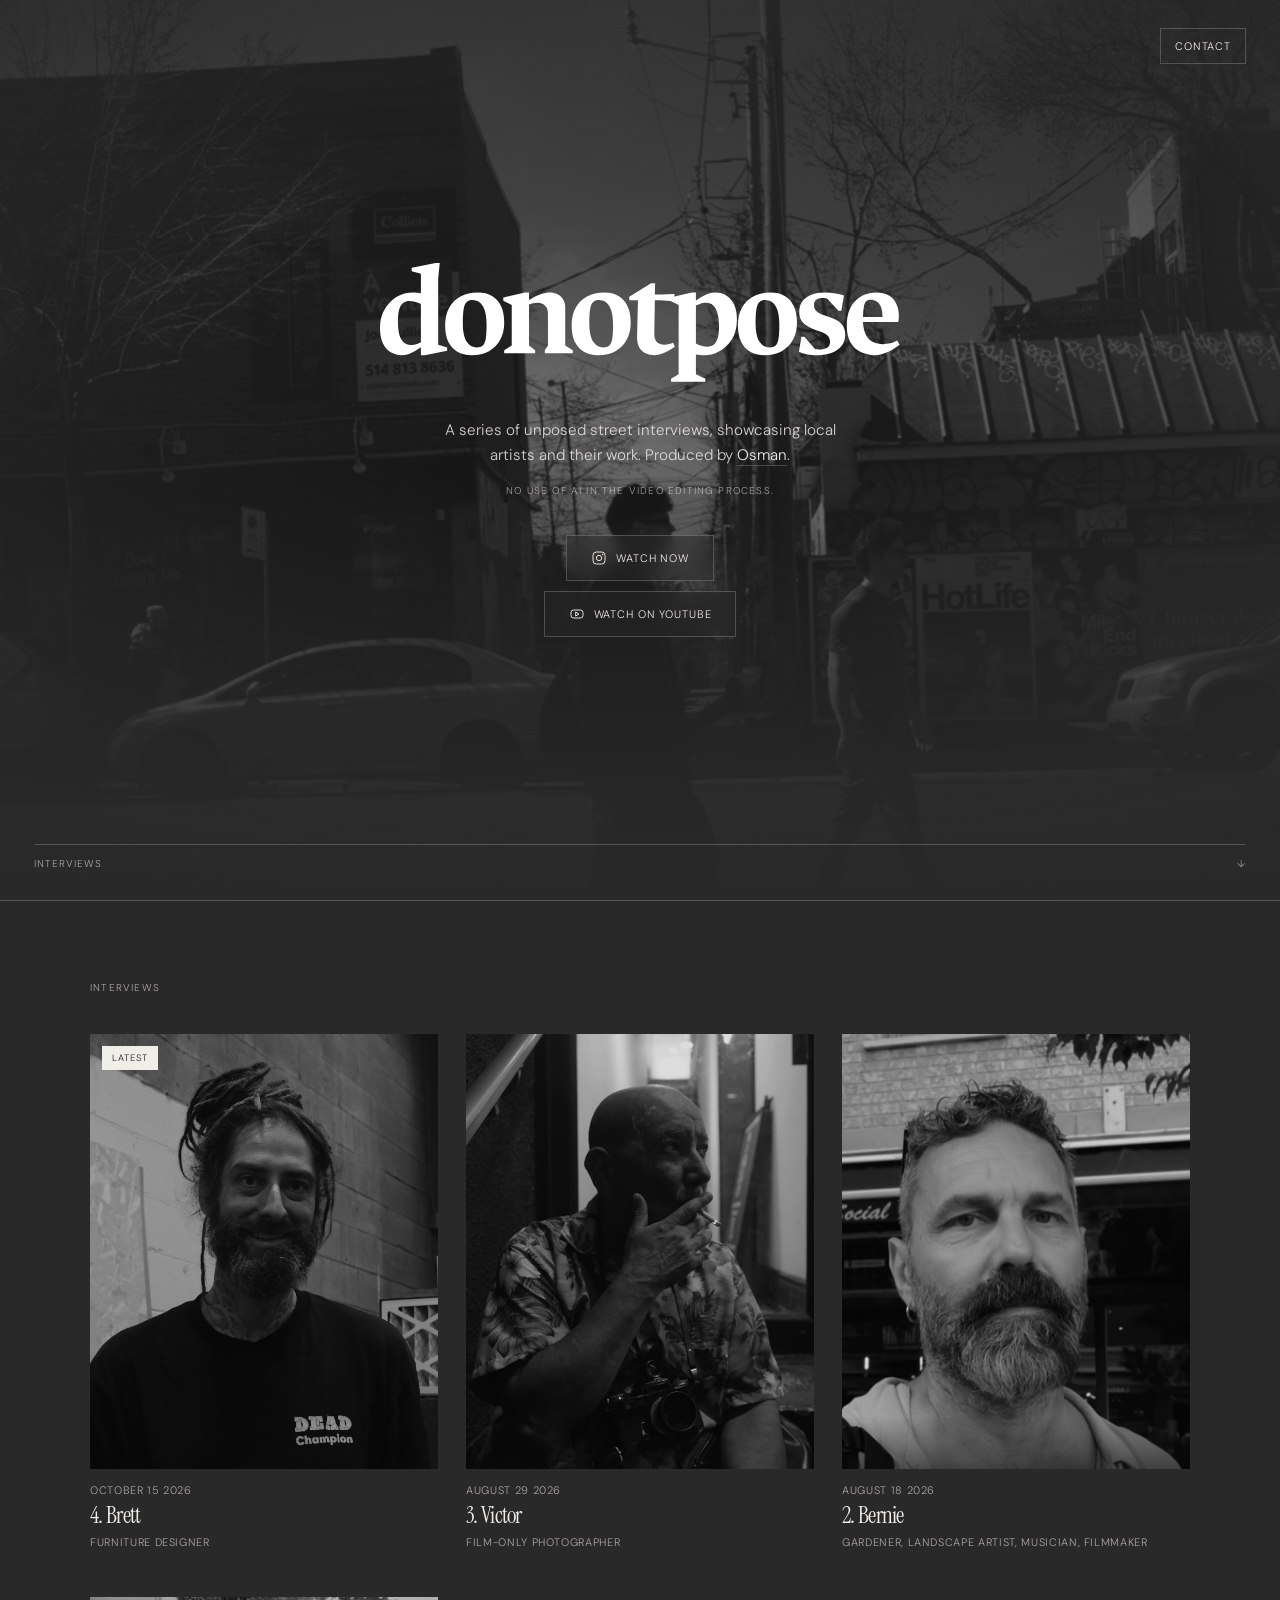
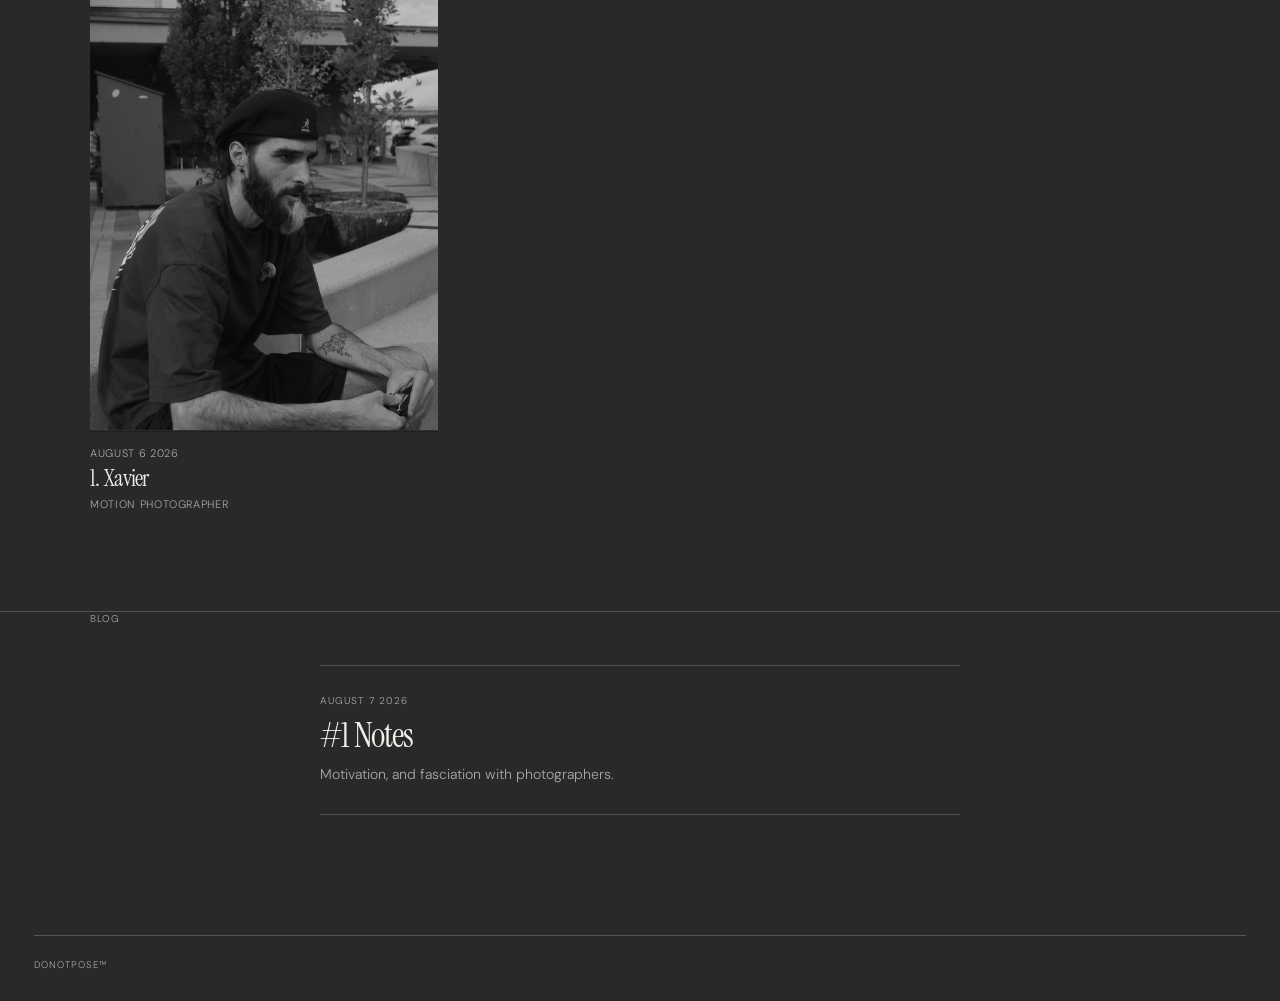
<file: index.html>
<!doctype html>
<html lang="en">
  <head>
    <meta charset="UTF-8" />
    <link rel="icon" href="favicon.png" type="image/png" />
    <meta name="viewport" content="width=device-width, initial-scale=1.0" />
    <meta
      name="description"
      content="DoNotPose — unposed street interviews showcasing local artists and their work."
    />
    <meta name="referrer" content="strict-origin-when-cross-origin" />
    <title>DoNotPose™ - Interviewing Local Artists</title>
    <link rel="preconnect" href="https://fonts.googleapis.com" />
    <link rel="preconnect" href="https://fonts.gstatic.com" crossorigin />
    <link
      href="https://fonts.googleapis.com/css2?family=DM+Sans:wght@300;400;500&family=Instrument+Serif:ital@0;1&display=swap"
      rel="stylesheet"
    />
    <link rel="stylesheet" href="styles.css" />
    <link rel="preload" as="image" href="assets/main-background-opt.jpg" />
  </head>
  <body>
    <header class="site-header site-header--home">
      <a
        class="contact-btn"
        href="https://form.typeform.com/to/Ouv8cyXo"
        target="_blank"
        rel="noreferrer"
      >
        Contact
      </a>
    </header>

    <main>
      <section class="hero" aria-labelledby="hero-title">
        <img
          class="hero__bg"
          src="assets/main-background-opt.jpg"
          alt=""
          width="1920"
          height="1080"
          fetchpriority="high"
          decoding="async"
        />
        <div class="hero__gradient" aria-hidden="true"></div>
        <div class="hero__content">
          <h1 class="logo logo--animated" id="hero-title">
            <img
              src="assets/donotpose-logo-white.svg"
              alt="DoNotPose"
              width="801"
              height="183"
            />
          </h1>
          <p class="manifesto">
            A series of unposed street interviews, showcasing local artists and
            their work. Produced by
            <a
              href="https://www.instagram.com/osmanwarsi/"
              target="_blank"
              rel="noreferrer"
              >Osman</a
            >.
          </p>

          <p class="hero__note">No use of AI in the video editing process.</p>
          <a
            class="instagram hero__cta"
            href="https://www.instagram.com/donotpose/"
            target="_blank"
            rel="noreferrer"
            aria-label="Watch DoNotPose on Instagram"
          >
            <svg viewBox="0 0 24 24" aria-hidden="true">
              <rect x="3" y="3" width="18" height="18" rx="5"></rect>
              <circle cx="12" cy="12" r="4"></circle>
              <circle class="instagram__dot" cx="17.4" cy="6.7" r="1"></circle>
            </svg>
            <span>Watch now</span>
          </a>

          <a
          class="instagram youtube hero__cta"
          href="https://www.youtube.com/@donotpose"
          target="_blank"
          rel="noreferrer"
          aria-label="Watch DoNotPose on YouTube"
        >
          <svg viewBox="0 0 24 24" aria-hidden="true">
            <rect x="3" y="6" width="18" height="12" rx="4"></rect>
            <path d="M10 9l5 3-5 3z"></path>
          </svg>
          <span>Watch on YouTube</span>
        </a>
        </div>

        <a class="scroll-cue" href="#stories">
          <span>Interviews</span>
          <span aria-hidden="true">↓</span>
        </a>
      </section>

      <section class="stories" id="stories" aria-label="Interviews">
        <p class="section-label">Interviews</p>
        <div class="story-grid" id="story-grid"></div>
      </section>

      <section class="blog" id="blog" aria-label="Blog">
        <p class="section-label">Blog</p>
        <div class="blog-list" id="blog-list"></div>
      </section>
    </main>

    <footer>
      <span>DoNotPose™</span>
    </footer>

    <script src="work/pieces.js"></script>
    <script src="work/load-work.js"></script>
    <script src="blog/posts.js"></script>
    <script src="blog/load-posts.js"></script>
    <script src="analytics/config.js"></script>
    <script src="analytics/track.js"></script>
  </body>
</html>
</file>
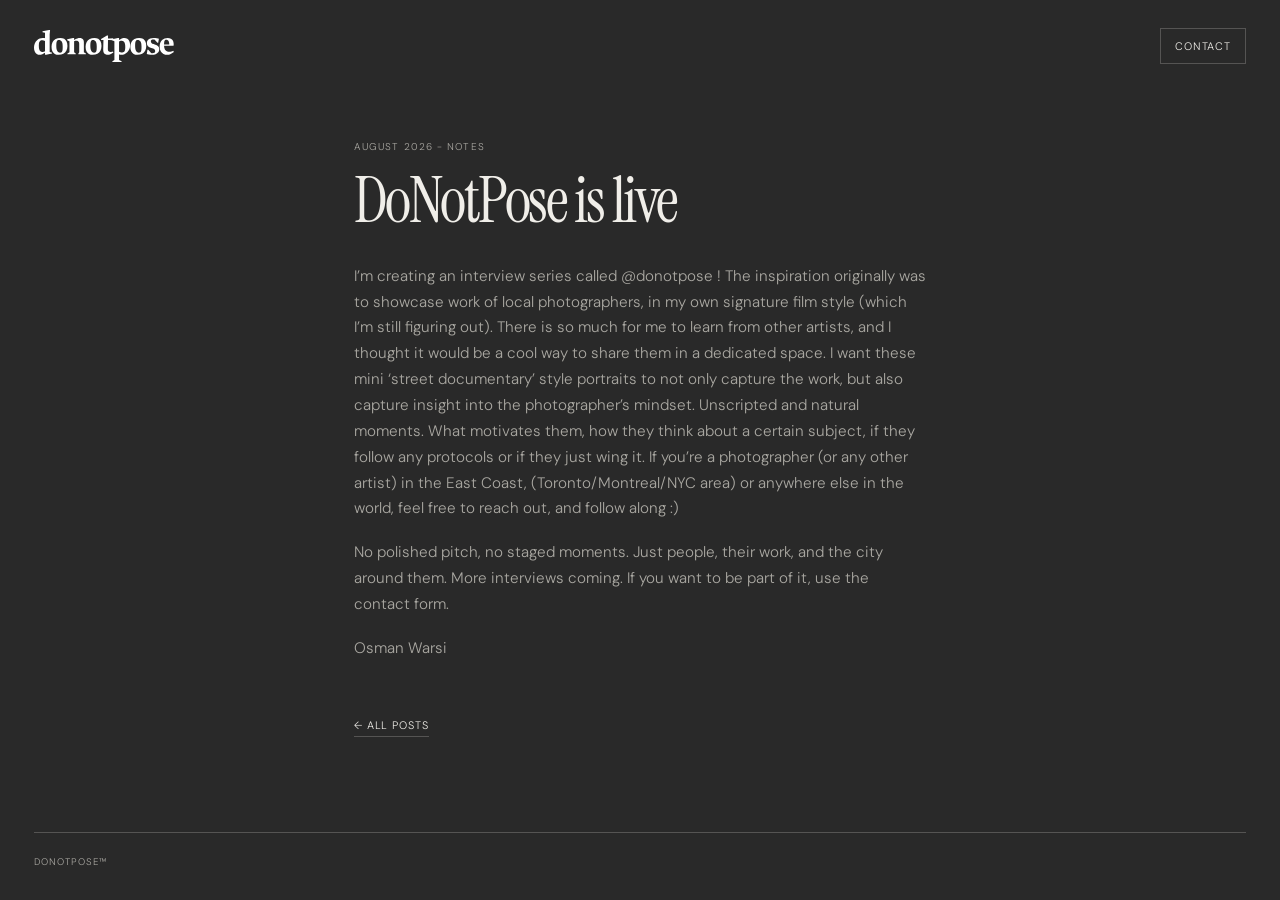
<file: blog/do-not-pose-is-live/index.html>
<!doctype html>
<html lang="en">
  <head>
    <meta charset="UTF-8" />
    <link rel="icon" href="../../favicon.png" type="image/png" />
    <meta name="viewport" content="width=device-width, initial-scale=1.0" />
    <meta name="referrer" content="strict-origin-when-cross-origin" />
    <title>DoNotPose is live — DoNotPose™ Blog</title>
    <link rel="preconnect" href="https://fonts.googleapis.com" />
    <link rel="preconnect" href="https://fonts.gstatic.com" crossorigin />
    <link
      href="https://fonts.googleapis.com/css2?family=DM+Sans:wght@300;400;500&family=Instrument+Serif:ital@0;1&display=swap"
      rel="stylesheet"
    />
    <link rel="stylesheet" href="../../styles.css" />
  </head>
  <body>
    <header class="site-header">
      <a class="logo" href="../../index.html" aria-label="DoNotPose home">
        <img
          src="../../assets/donotpose-logo-white.svg"
          alt="DoNotPose"
          width="801"
          height="183"
        />
      </a>
      <a
        class="contact-btn"
        href="https://form.typeform.com/to/Ouv8cyXo"
        target="_blank"
        rel="noreferrer"
      >
        Contact
      </a>
    </header>

    <main class="post">
      <p class="post__eyebrow">August 2026 - Notes</p>
      <h1 class="post__title">DoNotPose is live</h1>

      <div class="post__body">
        <p>
          I’m creating an interview series called @donotpose ! The inspiration originally was to showcase work of local photographers, in my own signature film style (which I’m still figuring out). There is so much for me to learn from other artists, and I thought it would be a cool way to share them in a dedicated space.

      I want these mini ‘street documentary’ style portraits to not only capture the work, but also capture insight into the photographer’s mindset. Unscripted and natural moments. What motivates them, how they think about a certain subject, if they follow any protocols or if they just wing it.

        If you’re a photographer (or any other artist) in the East Coast, (Toronto/Montreal/NYC area) or anywhere else in the world, feel free to reach out, and follow along :)</p>

        </p>
        <p>
          No polished pitch, no staged moments. Just people, their work, and the
          city around them.
          
          More interviews coming. If you want to be part of it,
          use the contact form.
        </p>

        <p>
          Osman Warsi
        </p>
      </div>

      <p class="post__back">
        <a href="../../index.html#blog">← All posts</a>
      </p>
    </main>

    <footer>
      <span>DoNotPose™</span>
    </footer>
    <script src="../../analytics/config.js"></script>
    <script src="../../analytics/track.js"></script>
  </body>
</html>
</file>
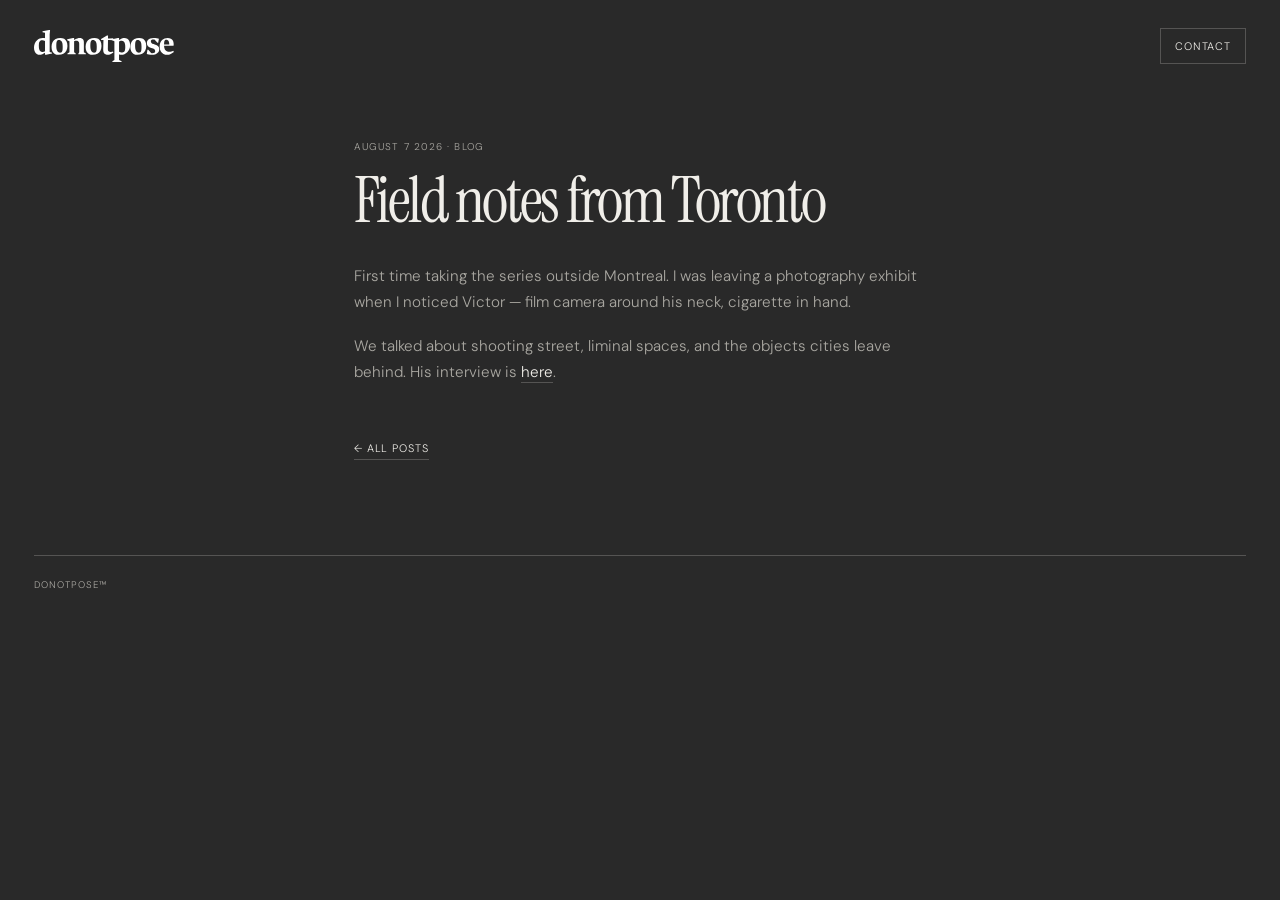
<file: blog/field-notes-toronto/index.html>
<!doctype html>
<html lang="en">
  <head>
    <meta charset="UTF-8" />
    <link rel="icon" href="../../favicon.png" type="image/png" />
    <meta name="viewport" content="width=device-width, initial-scale=1.0" />
    <meta name="referrer" content="strict-origin-when-cross-origin" />
    <title>Field notes from Toronto — DoNotPose™ Blog</title>
    <link rel="preconnect" href="https://fonts.googleapis.com" />
    <link rel="preconnect" href="https://fonts.gstatic.com" crossorigin />
    <link
      href="https://fonts.googleapis.com/css2?family=DM+Sans:wght@300;400;500&family=Instrument+Serif:ital@0;1&display=swap"
      rel="stylesheet"
    />
    <link rel="stylesheet" href="../../styles.css" />
  </head>
  <body>
    <header class="site-header">
      <a class="logo" href="../../index.html" aria-label="DoNotPose home">
        <img
          src="../../assets/donotpose-logo-white.svg"
          alt="DoNotPose"
          width="801"
          height="183"
        />
      </a>
      <a
        class="contact-btn"
        href="https://form.typeform.com/to/Ouv8cyXo"
        target="_blank"
        rel="noreferrer"
      >
        Contact
      </a>
    </header>

    <main class="post">
      <p class="post__eyebrow">August 7 2026 · Blog</p>
      <h1 class="post__title">Field notes from Toronto</h1>

      <div class="post__body">
        <p>
          First time taking the series outside Montreal. I was leaving a
          photography exhibit when I noticed Victor — film camera around his neck,
          cigarette in hand.
        </p>
        <p>
          We talked about shooting street, liminal spaces, and the objects cities
          leave behind. His interview is
          <a href="../../work/victor/index.html">here</a>.
        </p>
      </div>

      <p class="post__back">
        <a href="../../index.html#blog">← All posts</a>
      </p>
    </main>

    <footer>
      <span>DoNotPose™</span>
    </footer>
    <script src="../../analytics/config.js"></script>
    <script src="../../analytics/track.js"></script>
  </body>
</html>
</file>
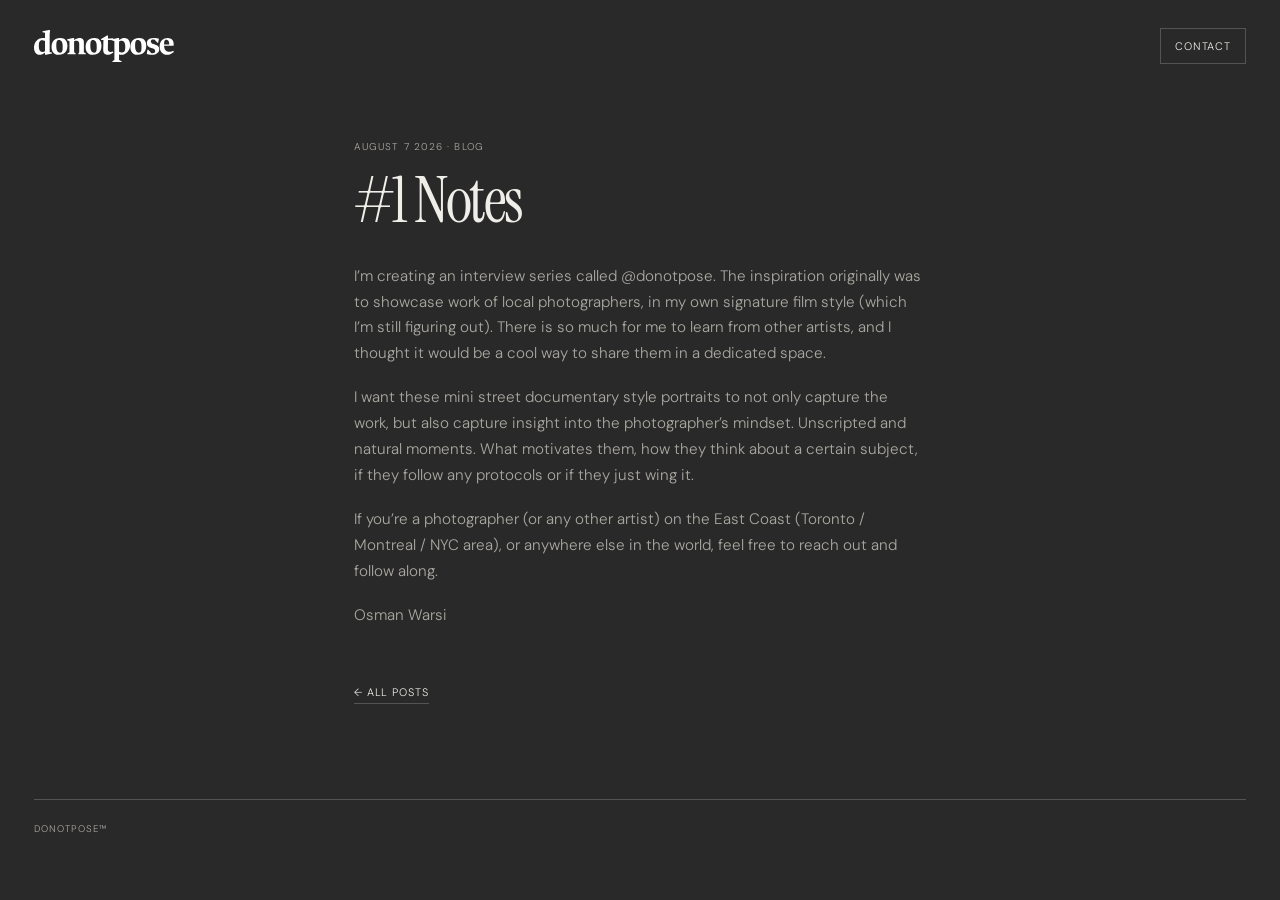
<file: blog/notes-august-2026/index.html>
<!doctype html>
<html lang="en">
  <head>
    <meta charset="UTF-8" />
    <link rel="icon" href="../../favicon.png" type="image/png" />
    <meta name="viewport" content="width=device-width, initial-scale=1.0" />
    <meta name="referrer" content="strict-origin-when-cross-origin" />
    <title>#1 Notes — DoNotPose™ Blog</title>
    <link rel="preconnect" href="https://fonts.googleapis.com" />
    <link rel="preconnect" href="https://fonts.gstatic.com" crossorigin />
    <link
      href="https://fonts.googleapis.com/css2?family=DM+Sans:wght@300;400;500&family=Instrument+Serif:ital@0;1&display=swap"
      rel="stylesheet"
    />
    <link rel="stylesheet" href="../../styles.css" />
  </head>
  <body>
    <header class="site-header">
      <a class="logo" href="../../index.html" aria-label="DoNotPose home">
        <img
          src="../../assets/donotpose-logo-white.svg"
          alt="DoNotPose"
          width="801"
          height="183"
        />
      </a>
      <a
        class="contact-btn"
        href="https://form.typeform.com/to/Ouv8cyXo"
        target="_blank"
        rel="noreferrer"
      >
        Contact
      </a>
    </header>

    <main class="post">
      <p class="post__eyebrow">August 7 2026 · Blog</p>
      <h1 class="post__title">#1 Notes</h1>

      <div class="post__body">
        <p>
          I’m creating an interview series called @donotpose. The inspiration
          originally was to showcase work of local photographers, in my own
          signature film style (which I’m still figuring out). There is so much
          for me to learn from other artists, and I thought it would be a cool
          way to share them in a dedicated space.
        </p>
        <p>
          I want these mini street documentary style portraits to not only capture
          the work, but also capture insight into the photographer’s mindset.
          Unscripted and natural moments. What motivates them, how they think
          about a certain subject, if they follow any protocols or if they just
          wing it.
        </p>
        <p>
          If you’re a photographer (or any other artist) on the East Coast
          (Toronto / Montreal / NYC area), or anywhere else in the world, feel
          free to reach out and follow along.
        </p>
        <p>Osman Warsi</p>
      </div>

      <p class="post__back">
        <a href="../../index.html#blog">← All posts</a>
      </p>
    </main>

    <footer>
      <span>DoNotPose™</span>
    </footer>
    <script src="../../analytics/config.js"></script>
    <script src="../../analytics/track.js"></script>
  </body>
</html>
</file>
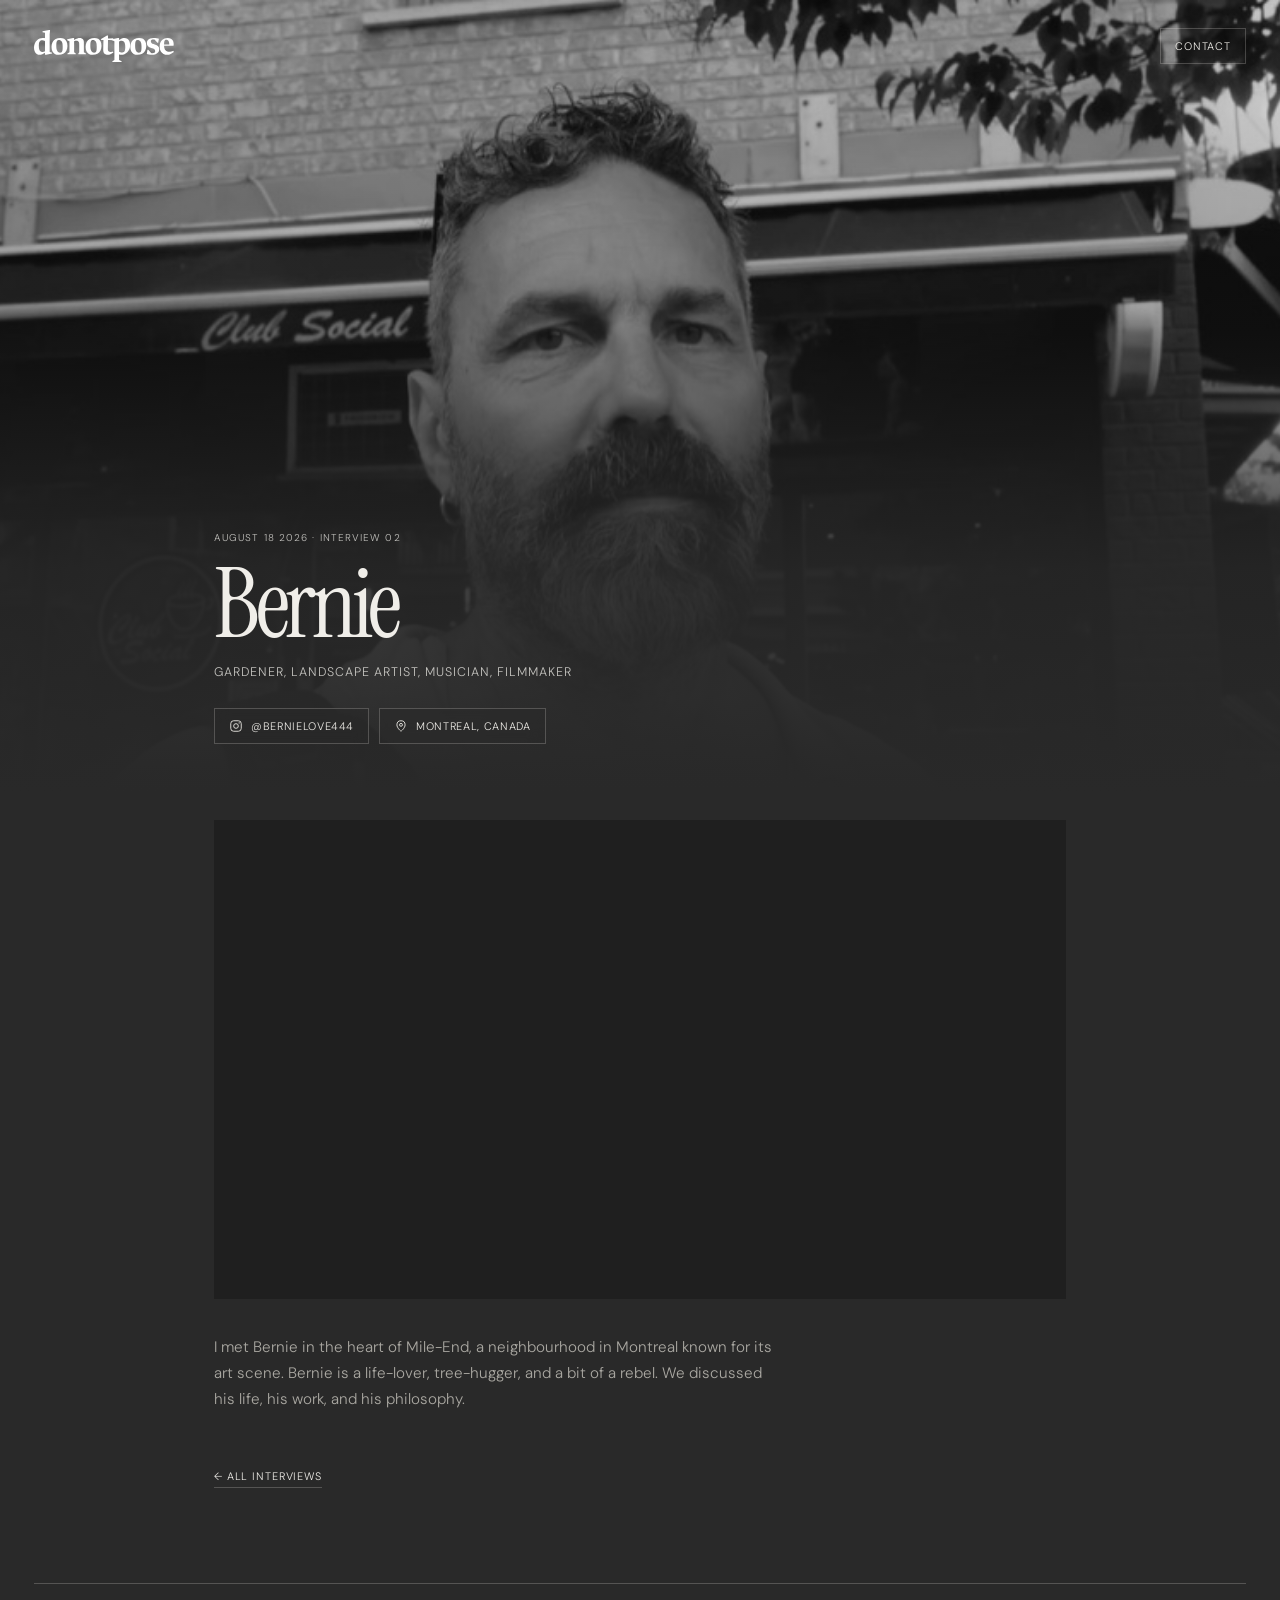
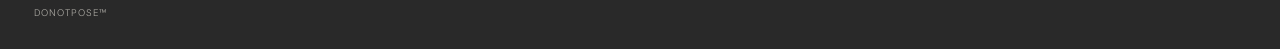
<file: work/bernie/index.html>
<!doctype html>
<html lang="en">
  <head>
    <meta charset="UTF-8" />
    <link rel="icon" href="../../favicon.png" type="image/png" />
    <meta name="viewport" content="width=device-width, initial-scale=1.0" />
    <meta name="referrer" content="strict-origin-when-cross-origin" />
    <title>2. Bernie — DoNotPose™</title>
    <link rel="preconnect" href="https://fonts.googleapis.com" />
    <link rel="preconnect" href="https://fonts.gstatic.com" crossorigin />
    <link
      href="https://fonts.googleapis.com/css2?family=DM+Sans:wght@300;400;500&family=Instrument+Serif:ital@0;1&display=swap"
      rel="stylesheet"
    />
    <link rel="stylesheet" href="../../styles.css" />
  </head>
  <body>
    <header class="site-header">
      <a class="logo" href="../../index.html" aria-label="DoNotPose home">
        <img
          src="../../assets/donotpose-logo-white.svg"
          alt="DoNotPose"
          width="801"
          height="183"
        />
      </a>
      <a
        class="contact-btn"
        href="https://form.typeform.com/to/Ouv8cyXo"
        target="_blank"
        rel="noreferrer"
      >
        Contact
      </a>
    </header>

    <section class="piece-banner">
      <img
        class="piece-banner__image"
        src="./assets/bernie-thumb-opt.jpg"
        alt=""
        width="900"
        height="463"
        fetchpriority="high"
        decoding="async"
      />
      <div class="piece-banner__gradient" aria-hidden="true"></div>
      <div class="piece-banner__content">
        <p class="piece__eyebrow">August 18 2026 · Interview 02</p>
        <h1 class="piece__title">Bernie</h1>
        <p class="piece__role">
          Gardener, landscape artist, musician, filmmaker
        </p>

        <div class="piece__actions">
          <a
            class="piece__action"
            href="https://www.instagram.com/bernielove444/"
            target="_blank"
            rel="noreferrer"
          >
            <svg viewBox="0 0 24 24" aria-hidden="true">
              <rect x="3" y="3" width="18" height="18" rx="5"></rect>
              <circle cx="12" cy="12" r="4"></circle>
              <circle cx="17.4" cy="6.7" r="1" fill="currentColor" stroke="none"></circle>
            </svg>
            <span>@bernielove444</span>
          </a>
          <a
            class="piece__action"
            href="https://www.google.com/maps/search/?api=1&query=Montreal%2C%20Canada"
            target="_blank"
            rel="noreferrer"
          >
            <svg viewBox="0 0 24 24" aria-hidden="true">
              <path
                d="M12 21s7-5.4 7-11a7 7 0 1 0-14 0c0 5.6 7 11 7 11z"
                fill="none"
              ></path>
              <circle cx="12" cy="10" r="2.5" fill="none"></circle>
            </svg>
            <span>Montreal, Canada</span>
          </a>
        </div>
      </div>
    </section>

    <main class="piece">
      <div class="piece__video" data-youtube="K007Qfs14Tc">
        <iframe
          src="https://www.youtube.com/embed/K007Qfs14Tc?start=1&rel=0"
          title="Bernie — DoNotPose interview"
          referrerpolicy="strict-origin-when-cross-origin"
          allow="accelerometer; autoplay; clipboard-write; encrypted-media; gyroscope; picture-in-picture; web-share"
          allowfullscreen
        ></iframe>
      </div>

      <div class="piece__body">
        <p>
          I met Bernie in the heart of Mile-End, a neighbourhood in Montreal known for its art scene.
          Bernie is a life-lover, tree-hugger, and a bit of a rebel. We discussed his life, his work, and his philosophy.
        </p>
      </div>

      <p class="piece__back">
        <a href="../../index.html#stories">← All interviews</a>
      </p>
    </main>

    <footer>
      <span>DoNotPose™</span>
    </footer>

    <script>
      (function () {
        if (location.protocol !== "file:") return;
        var wrap = document.querySelector(".piece__video[data-youtube]");
        if (!wrap) return;
        var id = wrap.getAttribute("data-youtube");
        wrap.innerHTML =
          '<a class="piece__video-open" href="https://www.youtube.com/watch?v=' +
          id +
          '" target="_blank" rel="noreferrer">' +
          '<img src="./assets/bernie-thumb-opt.jpg" alt="" />' +
          "<span>Watch on YouTube</span>" +
          "</a>";
      })();
    </script>
    <script src="../../analytics/config.js"></script>
    <script src="../../analytics/track.js"></script>
  </body>
</html>
</file>
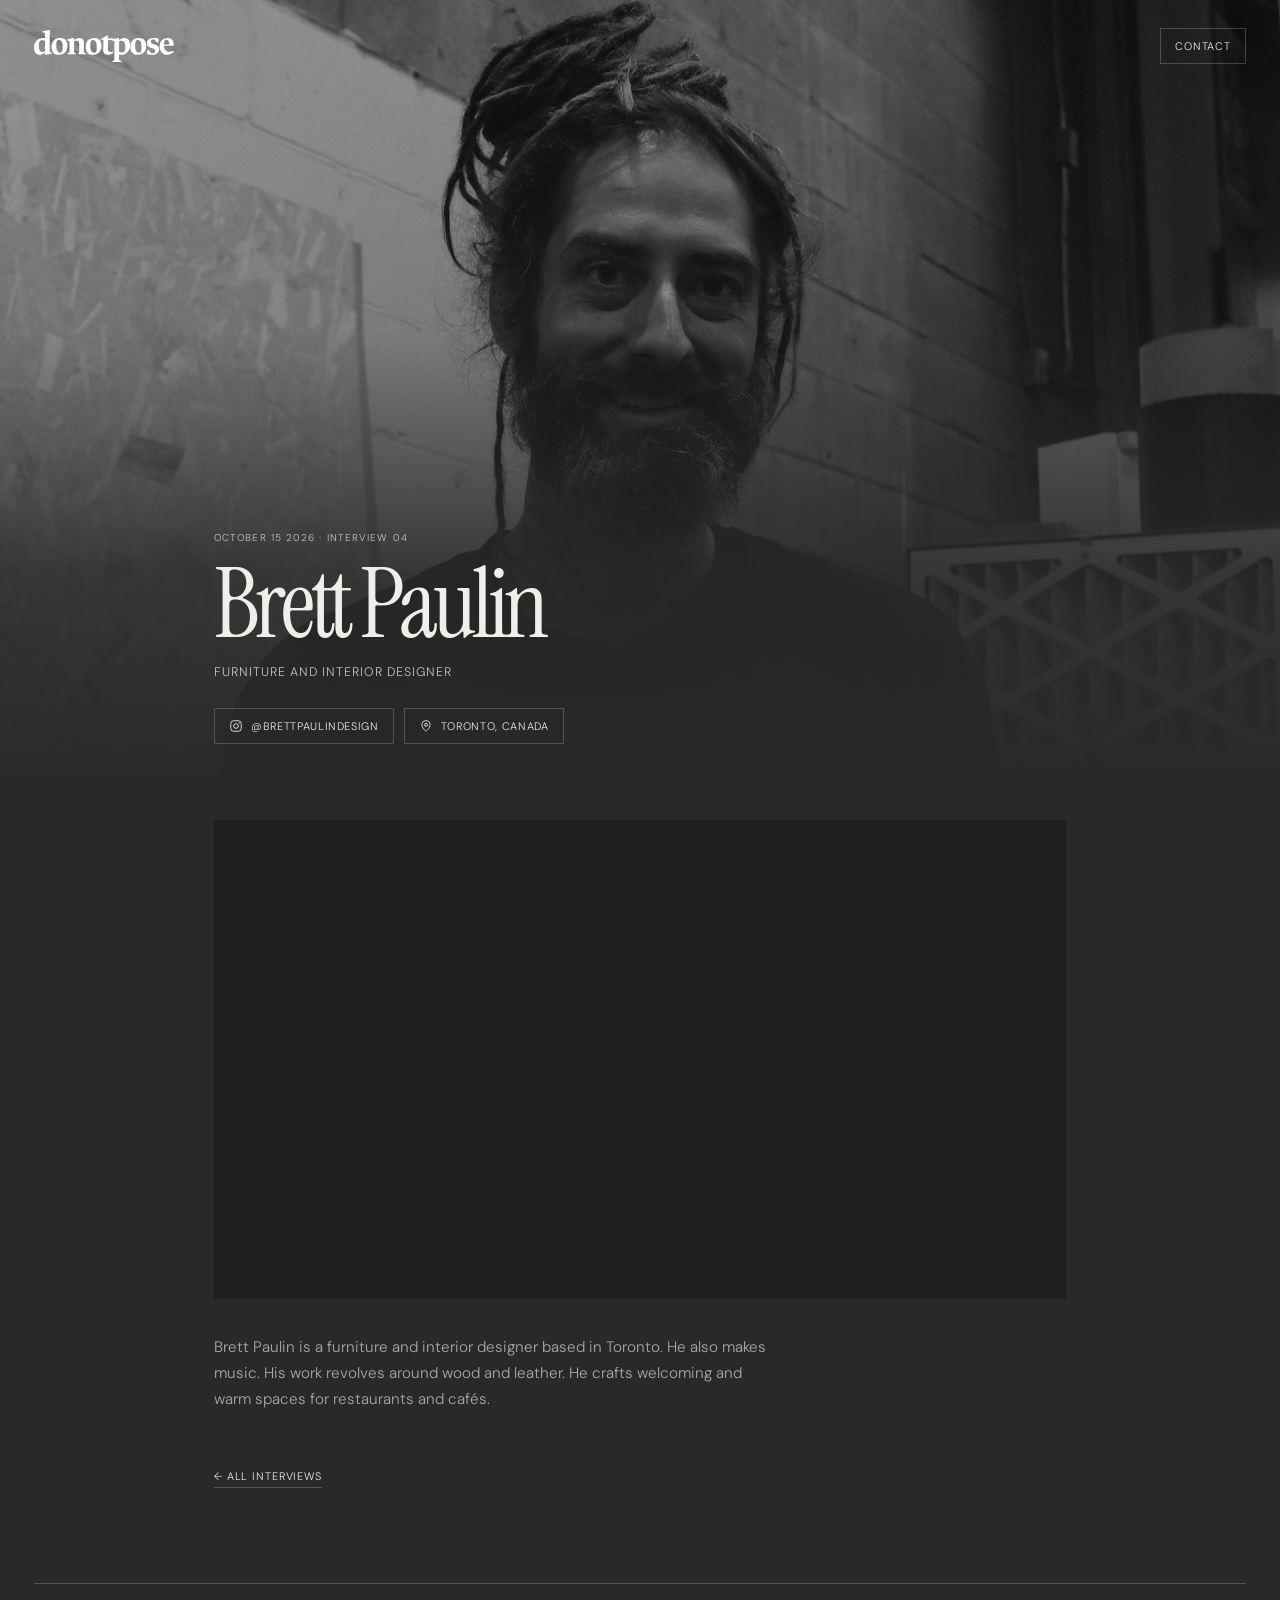
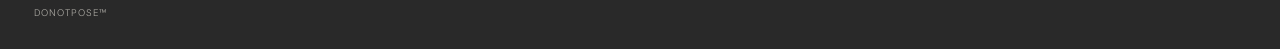
<file: work/brett/index.html>
<!doctype html>
<html lang="en">
  <head>
    <meta charset="UTF-8" />
    <link rel="icon" href="../../favicon.png" type="image/png" />
    <meta name="viewport" content="width=device-width, initial-scale=1.0" />
    <meta name="referrer" content="strict-origin-when-cross-origin" />
    <title>3. Brett— DoNotPose™</title>
    <link rel="preconnect" href="https://fonts.googleapis.com" />
    <link rel="preconnect" href="https://fonts.gstatic.com" crossorigin />
    <link
      href="https://fonts.googleapis.com/css2?family=DM+Sans:wght@300;400;500&family=Instrument+Serif:ital@0;1&display=swap"
      rel="stylesheet"
    />
    <link rel="stylesheet" href="../../styles.css" />
  </head>
  <body>
    <header class="site-header">
      <a class="logo" href="../../index.html" aria-label="DoNotPose home">
        <img
          src="../../assets/donotpose-logo-white.svg"
          alt="DoNotPose"
          width="801"
          height="183"
        />
      </a>
      <a
        class="contact-btn"
        href="https://form.typeform.com/to/Ouv8cyXo"
        target="_blank"
        rel="noreferrer"
      >
        Contact
      </a>
    </header>

    <section class="piece-banner">
      <img
        class="piece-banner__image"
        src="./assets/brett-thumbnail-opt.png"
        alt=""
        width="900"
        height="600"
        fetchpriority="high"
        decoding="async"
      />
      <div class="piece-banner__gradient" aria-hidden="true"></div>
      <div class="piece-banner__content">
        <p class="piece__eyebrow">October 15 2026 · Interview 04</p>
        <h1 class="piece__title">Brett Paulin</h1>
        <p class="piece__role">Furniture and Interior Designer</p>

        <div class="piece__actions">
          <a
            class="piece__action"
            href="https://www.instagram.com/brettpaulindesign/"
            target="_blank"
            rel="noreferrer"
          >
            <svg viewBox="0 0 24 24" aria-hidden="true">
              <rect x="3" y="3" width="18" height="18" rx="5"></rect>
              <circle cx="12" cy="12" r="4"></circle>
              <circle cx="17.4" cy="6.7" r="1" fill="currentColor" stroke="none"></circle>
            </svg>
            <span>@brettpaulindesign</span>
          </a>
          <a
            class="piece__action"
            href="https://www.google.com/maps/search/?api=1&query=Toronto%2C%20Canada"
            target="_blank"
            rel="noreferrer"
          >
            <svg viewBox="0 0 24 24" aria-hidden="true">
              <path
                d="M12 21s7-5.4 7-11a7 7 0 1 0-14 0c0 5.6 7 11 7 11z"
                fill="none"
              ></path>
              <circle cx="12" cy="10" r="2.5" fill="none"></circle>
            </svg>
            <span>Toronto, Canada</span>
          </a>
        </div>
      </div>
    </section>

    <main class="piece">
      <div class="piece__video" data-youtube="3FKK_qmdnhM">
        <iframe 
        width="560" 
        height="315" 
        src="https://www.youtube.com/embed/9FebmAyuyV0?si=E7CI8kaiyWmRRsJ_" 
        title="Brett Paulin — DoNotPose interview" 
        frameborder="0" 
        allow="accelerometer; autoplay; clipboard-write; encrypted-media; gyroscope; picture-in-picture; web-share" 
        referrerpolicy="strict-origin-when-cross-origin" 
        allowfullscreen></iframe>
      </div>

      <div class="piece__body">
        <p>
          Brett Paulin is a furniture and interior designer based in Toronto. He also makes music. 
          His work revolves around wood and leather. He crafts welcoming and warm spaces for restaurants and cafés. 
        </p>
      </div>

      <p class="piece__back">
        <a href="../../index.html#stories">← All interviews</a>
      </p>
    </main>

    <footer>
      <span>DoNotPose™</span>
    </footer>

    <script>
      (function () {
        if (location.protocol !== "file:") return;
        var wrap = document.querySelector(".piece__video[data-youtube]");
        if (!wrap) return;
        var id = wrap.getAttribute("data-youtube");
        wrap.innerHTML =
          '<a class="piece__video-open" href="https://www.youtube.com/watch?v=' +
          id +
          '" target="_blank" rel="noreferrer">' +
          '<img src="./assets/victor-mora-thumbnail-opt.jpg" alt="" />' +
          "<span>Watch on YouTube</span>" +
          "</a>";
      })();
    </script>
    <script src="../../analytics/config.js"></script>
    <script src="../../analytics/track.js"></script>
  </body>
</html>
</file>
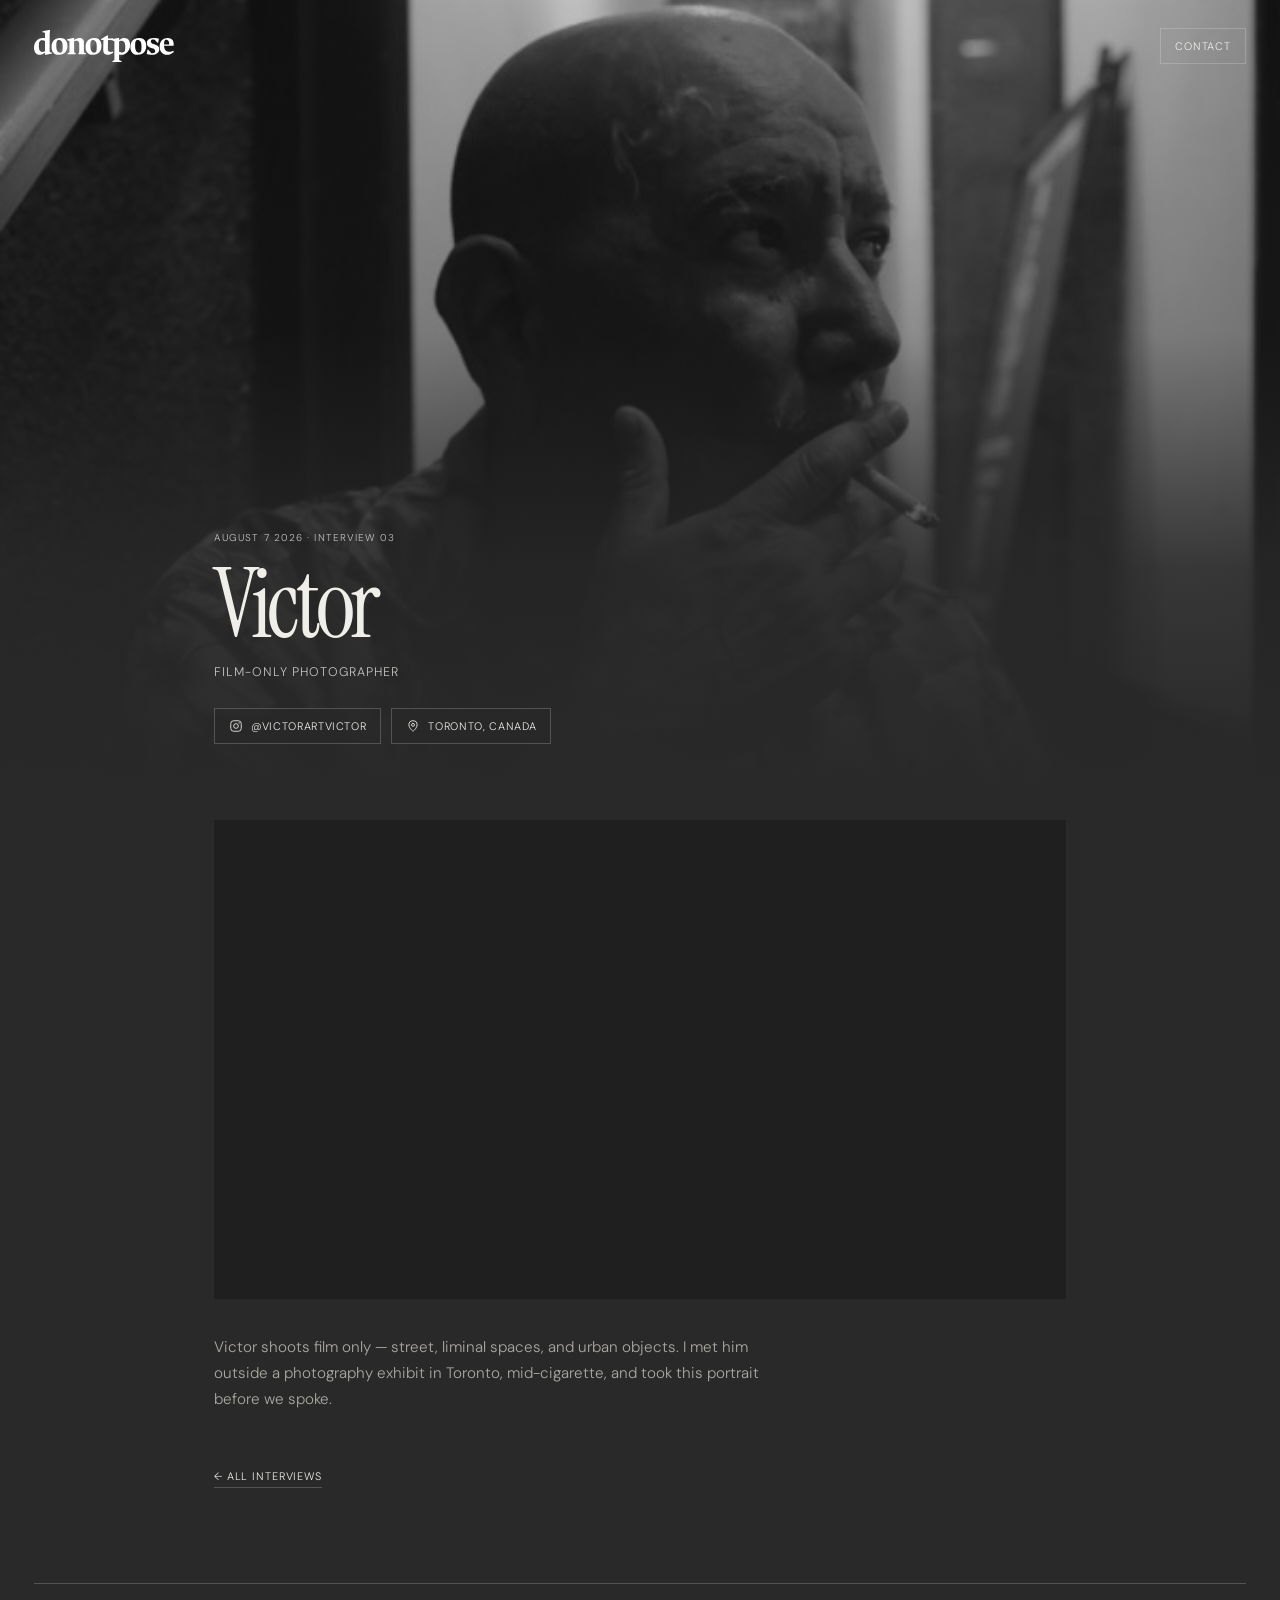
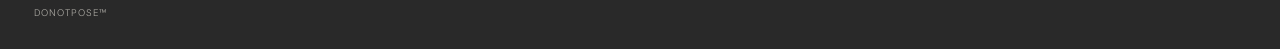
<file: work/victor/index.html>
<!doctype html>
<html lang="en">
  <head>
    <meta charset="UTF-8" />
    <link rel="icon" href="../../favicon.png" type="image/png" />
    <meta name="viewport" content="width=device-width, initial-scale=1.0" />
    <meta name="referrer" content="strict-origin-when-cross-origin" />
    <title>3. Victor — DoNotPose™</title>
    <link rel="preconnect" href="https://fonts.googleapis.com" />
    <link rel="preconnect" href="https://fonts.gstatic.com" crossorigin />
    <link
      href="https://fonts.googleapis.com/css2?family=DM+Sans:wght@300;400;500&family=Instrument+Serif:ital@0;1&display=swap"
      rel="stylesheet"
    />
    <link rel="stylesheet" href="../../styles.css" />
  </head>
  <body>
    <header class="site-header">
      <a class="logo" href="../../index.html" aria-label="DoNotPose home">
        <img
          src="../../assets/donotpose-logo-white.svg"
          alt="DoNotPose"
          width="801"
          height="183"
        />
      </a>
      <a
        class="contact-btn"
        href="https://form.typeform.com/to/Ouv8cyXo"
        target="_blank"
        rel="noreferrer"
      >
        Contact
      </a>
    </header>

    <section class="piece-banner">
      <img
        class="piece-banner__image"
        src="./assets/victor-mora-thumbnail-opt.jpg"
        alt=""
        width="900"
        height="600"
        fetchpriority="high"
        decoding="async"
      />
      <div class="piece-banner__gradient" aria-hidden="true"></div>
      <div class="piece-banner__content">
        <p class="piece__eyebrow">August 7 2026 · Interview 03</p>
        <h1 class="piece__title">Victor</h1>
        <p class="piece__role">Film-only photographer</p>

        <div class="piece__actions">
          <a
            class="piece__action"
            href="https://www.instagram.com/victorartvictor/"
            target="_blank"
            rel="noreferrer"
          >
            <svg viewBox="0 0 24 24" aria-hidden="true">
              <rect x="3" y="3" width="18" height="18" rx="5"></rect>
              <circle cx="12" cy="12" r="4"></circle>
              <circle cx="17.4" cy="6.7" r="1" fill="currentColor" stroke="none"></circle>
            </svg>
            <span>@victorartvictor</span>
          </a>
          <a
            class="piece__action"
            href="https://www.google.com/maps/search/?api=1&query=Toronto%2C%20Canada"
            target="_blank"
            rel="noreferrer"
          >
            <svg viewBox="0 0 24 24" aria-hidden="true">
              <path
                d="M12 21s7-5.4 7-11a7 7 0 1 0-14 0c0 5.6 7 11 7 11z"
                fill="none"
              ></path>
              <circle cx="12" cy="10" r="2.5" fill="none"></circle>
            </svg>
            <span>Toronto, Canada</span>
          </a>
        </div>
      </div>
    </section>

    <main class="piece">
      <div class="piece__video" data-youtube="3FKK_qmdnhM">
        <iframe
          src="https://www.youtube.com/embed/3FKK_qmdnhM?start=1&rel=0"
          title="Victor — DoNotPose interview"
          referrerpolicy="strict-origin-when-cross-origin"
          allow="accelerometer; autoplay; clipboard-write; encrypted-media; gyroscope; picture-in-picture; web-share"
          allowfullscreen
        ></iframe>
      </div>

      <div class="piece__body">
        <p>
          Victor shoots film only — street, liminal spaces, and urban objects.
          I met him outside a photography exhibit in Toronto, mid-cigarette, and
          took this portrait before we spoke.
        </p>
      </div>

      <p class="piece__back">
        <a href="../../index.html#stories">← All interviews</a>
      </p>
    </main>

    <footer>
      <span>DoNotPose™</span>
    </footer>

    <script>
      (function () {
        if (location.protocol !== "file:") return;
        var wrap = document.querySelector(".piece__video[data-youtube]");
        if (!wrap) return;
        var id = wrap.getAttribute("data-youtube");
        wrap.innerHTML =
          '<a class="piece__video-open" href="https://www.youtube.com/watch?v=' +
          id +
          '" target="_blank" rel="noreferrer">' +
          '<img src="./assets/victor-mora-thumbnail-opt.jpg" alt="" />' +
          "<span>Watch on YouTube</span>" +
          "</a>";
      })();
    </script>
    <script src="../../analytics/config.js"></script>
    <script src="../../analytics/track.js"></script>
  </body>
</html>
</file>
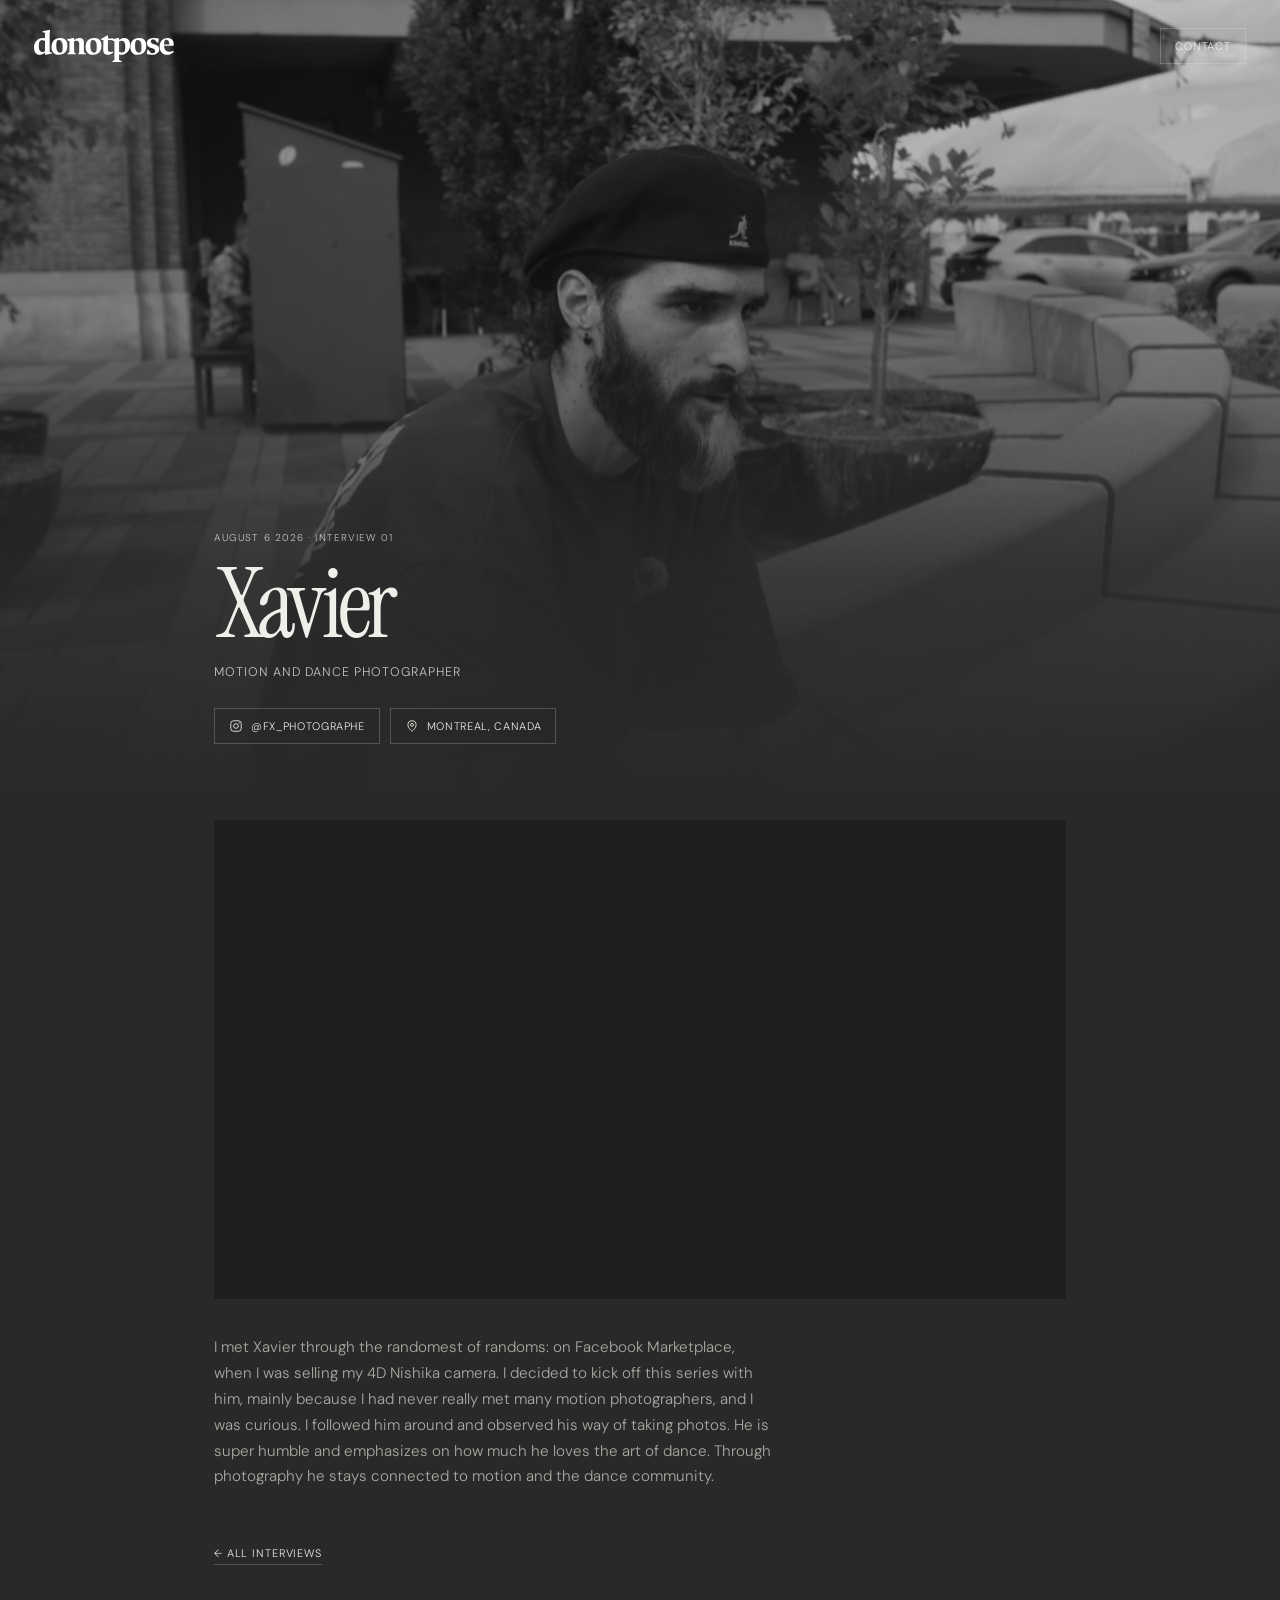
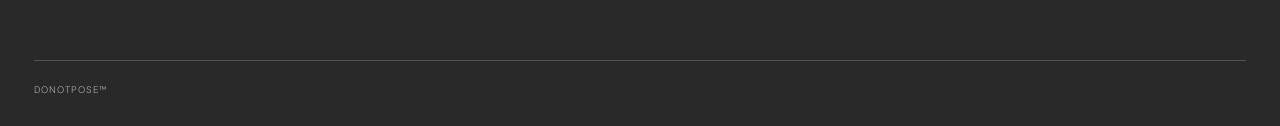
<file: work/xavier/index.html>
<!doctype html>
<html lang="en">
  <head>
    <meta charset="UTF-8" />
    <link rel="icon" href="../../favicon.png" type="image/png" />
    <meta name="viewport" content="width=device-width, initial-scale=1.0" />
    <meta name="referrer" content="strict-origin-when-cross-origin" />
    <title>1. Xavier — DoNotPose™</title>
    <link rel="preconnect" href="https://fonts.googleapis.com" />
    <link rel="preconnect" href="https://fonts.gstatic.com" crossorigin />
    <link
      href="https://fonts.googleapis.com/css2?family=DM+Sans:wght@300;400;500&family=Instrument+Serif:ital@0;1&display=swap"
      rel="stylesheet"
    />
    <link rel="stylesheet" href="../../styles.css" />
  </head>
  <body>
    <header class="site-header">
      <a class="logo" href="../../index.html" aria-label="DoNotPose home">
        <img
          src="../../assets/donotpose-logo-white.svg"
          alt="DoNotPose"
          width="801"
          height="183"
        />
      </a>
      <a
        class="contact-btn"
        href="https://form.typeform.com/to/Ouv8cyXo"
        target="_blank"
        rel="noreferrer"
      >
        Contact
      </a>
    </header>

    <section class="piece-banner">
      <img
        class="piece-banner__image"
        src="./assets/xavier-thumbnail-opt.jpg"
        alt=""
        width="900"
        height="727"
        fetchpriority="high"
        decoding="async"
      />
      <div class="piece-banner__gradient" aria-hidden="true"></div>
      <div class="piece-banner__content">
        <p class="piece__eyebrow">August 6 2026 · Interview 01</p>
        <h1 class="piece__title">Xavier</h1>
        <p class="piece__role">Motion and dance photographer</p>

        <div class="piece__actions">
          <a
            class="piece__action"
            href="https://www.instagram.com/fx_photographe/"
            target="_blank"
            rel="noreferrer"
          >
            <svg viewBox="0 0 24 24" aria-hidden="true">
              <rect x="3" y="3" width="18" height="18" rx="5"></rect>
              <circle cx="12" cy="12" r="4"></circle>
              <circle cx="17.4" cy="6.7" r="1" fill="currentColor" stroke="none"></circle>
            </svg>
            <span>@fx_photographe</span>
          </a>
          <a
            class="piece__action"
            href="https://www.google.com/maps/search/?api=1&query=Montreal%2C%20Canada"
            target="_blank"
            rel="noreferrer"
          >
            <svg viewBox="0 0 24 24" aria-hidden="true">
              <path
                d="M12 21s7-5.4 7-11a7 7 0 1 0-14 0c0 5.6 7 11 7 11z"
                fill="none"
              ></path>
              <circle cx="12" cy="10" r="2.5" fill="none"></circle>
            </svg>
            <span>Montreal, Canada</span>
          </a>
        </div>
      </div>
    </section>

    <main class="piece">
      <div class="piece__video" data-youtube="clFGCgiy1Po">
        <iframe
          src="https://www.youtube.com/embed/clFGCgiy1Po?rel=0"
          title="Xavier — DoNotPose interview"
          referrerpolicy="strict-origin-when-cross-origin"
          allow="accelerometer; autoplay; clipboard-write; encrypted-media; gyroscope; picture-in-picture; web-share"
          allowfullscreen
        ></iframe>
      </div>

      <div class="piece__body">
        <p>
          I met Xavier through the randomest of randoms: on Facebook
          Marketplace, when I was selling my 4D Nishika camera. I decided to
          kick off this series with him, mainly because I had never really met
          many motion photographers, and I was curious.

          I followed him around and observed his way of taking photos. He is super humble and emphasizes on
          how much he loves the art of dance. Through photography he stays connected to motion and the dance community.
        </p>
      </div>

      <p class="piece__back">
        <a href="../../index.html#stories">← All interviews</a>
      </p>
    </main>

    <footer>
      <span>DoNotPose™</span>
    </footer>

    <script>
      (function () {
        if (location.protocol !== "file:") return;
        var wrap = document.querySelector(".piece__video[data-youtube]");
        if (!wrap) return;
        var id = wrap.getAttribute("data-youtube");
        wrap.innerHTML =
          '<a class="piece__video-open" href="https://www.youtube.com/watch?v=' +
          id +
          '" target="_blank" rel="noreferrer">' +
          '<img src="./assets/xavier-thumbnail-opt.jpg" alt="" />' +
          "<span>Watch on YouTube</span>" +
          "</a>";
      })();
    </script>
    <script src="../../analytics/config.js"></script>
    <script src="../../analytics/track.js"></script>
  </body>
</html>
</file>
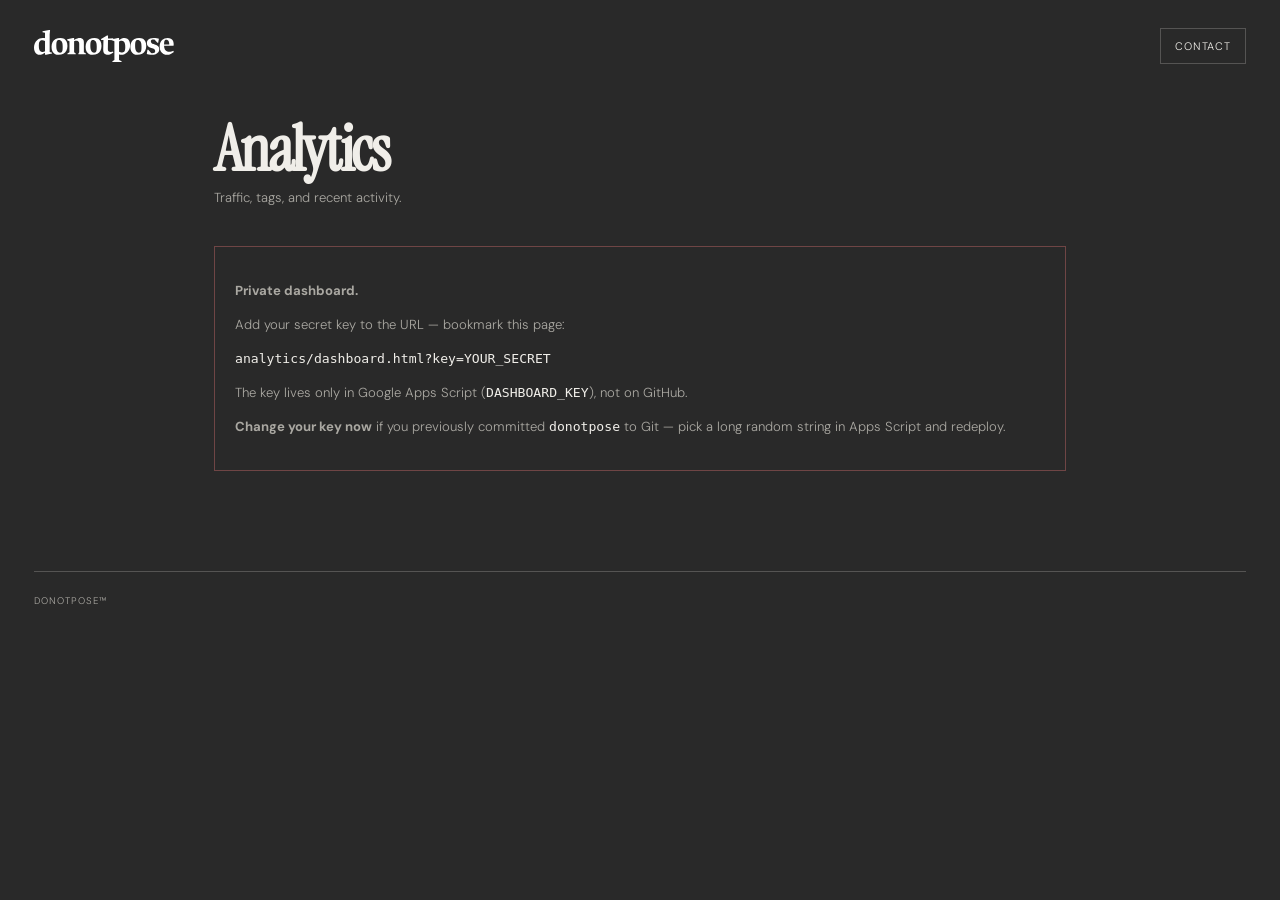
<file: analytics/dashboard.html>
<!doctype html>
<html lang="en">
  <head>
    <meta charset="UTF-8" />
    <link rel="icon" href="../favicon.png" type="image/png" />
    <meta name="viewport" content="width=device-width, initial-scale=1.0" />
    <meta name="robots" content="noindex, nofollow" />
    <title>Analytics — DoNotPose™</title>
    <link rel="preconnect" href="https://fonts.googleapis.com" />
    <link rel="preconnect" href="https://fonts.gstatic.com" crossorigin />
    <link
      href="https://fonts.googleapis.com/css2?family=DM+Sans:wght@300;400;500&family=Instrument+Serif:ital@0;1&display=swap"
      rel="stylesheet"
    />
    <link rel="stylesheet" href="../styles.css" />
    <style>
      .dash {
        max-width: 920px;
        margin: 0 auto;
        padding: 120px 34px 100px;
      }

      .dash h1 {
        margin: 0 0 8px;
        font-family: var(--serif);
        font-size: clamp(2.4rem, 6vw, 4rem);
        letter-spacing: -0.04em;
        line-height: 0.95;
      }

      .dash__sub {
        margin: 0 0 40px;
        color: var(--muted);
        font-size: 0.82rem;
      }

      .dash__grid {
        display: grid;
        grid-template-columns: repeat(3, 1fr);
        gap: 16px;
        margin-bottom: 48px;
      }

      .stat {
        padding: 18px;
        border: 1px solid var(--line);
      }

      .stat__label {
        color: var(--muted);
        font-size: 0.6rem;
        letter-spacing: 0.1em;
        text-transform: uppercase;
      }

      .stat__value {
        margin-top: 8px;
        font-family: var(--serif);
        font-size: 2rem;
        letter-spacing: -0.03em;
      }

      .dash__block {
        margin-bottom: 40px;
      }

      .dash__block h2 {
        margin: 0 0 16px;
        font-size: 0.62rem;
        letter-spacing: 0.12em;
        text-transform: uppercase;
        color: var(--muted);
      }

      .bar-list {
        display: flex;
        flex-direction: column;
        gap: 10px;
      }

      .bar-row {
        display: grid;
        grid-template-columns: 1fr auto;
        gap: 12px;
        align-items: center;
        font-size: 0.78rem;
      }

      .bar-row__track {
        grid-column: 1 / -1;
        height: 3px;
        background: rgba(240, 238, 233, 0.08);
      }

      .bar-row__fill {
        height: 100%;
        background: var(--ink);
      }

      .event-list {
        border-top: 1px solid var(--line);
      }

      .event-row {
        display: grid;
        grid-template-columns: 140px 80px 1fr;
        gap: 12px;
        padding: 12px 0;
        border-bottom: 1px solid var(--line);
        font-size: 0.72rem;
        color: var(--muted);
      }

      .event-row strong {
        color: var(--ink);
        font-weight: 400;
      }

      .tag-builder {
        display: flex;
        flex-wrap: wrap;
        gap: 10px;
        margin-top: 12px;
      }

      .tag-builder input {
        flex: 1;
        min-width: 140px;
        padding: 10px 12px;
        border: 1px solid var(--line);
        background: transparent;
        color: var(--ink);
        font-family: var(--sans);
        font-size: 0.78rem;
      }

      .tag-builder output {
        display: block;
        width: 100%;
        margin-top: 10px;
        padding: 12px;
        border: 1px solid var(--line);
        font-size: 0.72rem;
        word-break: break-all;
        color: var(--muted);
      }

      .setup {
        padding: 20px;
        border: 1px solid var(--line);
        color: var(--muted);
        font-size: 0.82rem;
        line-height: 1.6;
      }

      .setup code {
        color: var(--ink);
      }

      .setup--error {
        border-color: rgba(240, 120, 120, 0.35);
      }

      .setup--loading {
        color: var(--ink);
      }

      @media (max-width: 700px) {
        .dash {
          padding: 100px 20px 80px;
        }

        .dash__grid {
          grid-template-columns: 1fr;
        }

        .event-row {
          grid-template-columns: 1fr;
          gap: 4px;
        }
      }
    </style>
  </head>
  <body>
    <header class="site-header">
      <a class="logo" href="../index.html" aria-label="DoNotPose home">
        <img
          src="../assets/donotpose-logo-white.svg"
          alt="DoNotPose"
          width="801"
          height="183"
        />
      </a>
      <a
        class="contact-btn"
        href="https://form.typeform.com/to/Ouv8cyXo"
        target="_blank"
        rel="noreferrer"
      >
        Contact
      </a>
    </header>

    <main class="dash">
      <h1>Analytics</h1>
      <p class="dash__sub">Traffic, tags, and recent activity.</p>

      <div id="setup" class="setup" hidden>
        <p>
          Connect your tracker: copy <code>analytics/setup.gs</code> into Google
          Apps Script, deploy as a Web App, then paste the URL into
          <code>analytics/config.js</code> → <code>endpoint</code>.
        </p>
        <p>
          Open this page with
          <code>?key=your-dashboard-key</code> (set in both config files).
        </p>
      </div>

      <div id="content" hidden>
        <div class="dash__grid">
          <div class="stat">
            <p class="stat__label">Page views</p>
            <p class="stat__value" id="stat-views">—</p>
          </div>
          <div class="stat">
            <p class="stat__label">Unique visitors</p>
            <p class="stat__value" id="stat-visitors">—</p>
          </div>
          <div class="stat">
            <p class="stat__label">Tagged visits</p>
            <p class="stat__value" id="stat-tagged">—</p>
          </div>
        </div>

        <div class="dash__block">
          <h2>Tag link builder</h2>
          <p class="dash__sub" style="margin-bottom: 12px">
            Share links like <code>?tag=instagram</code> to see where traffic
            comes from.
          </p>
          <div class="tag-builder">
            <input id="tag-base" type="text" placeholder="Site URL" />
            <input id="tag-name" type="text" placeholder="Tag (e.g. instagram)" />
            <button type="button" class="contact-btn" id="tag-copy">
              Copy link
            </button>
            <output id="tag-output"></output>
          </div>
        </div>

        <div class="dash__block">
          <h2>By country</h2>
          <div class="bar-list" id="by-country"></div>
        </div>

        <div class="dash__block">
          <h2>By city</h2>
          <div class="bar-list" id="by-city"></div>
        </div>

        <div class="dash__block">
          <h2>By referrer</h2>
          <p class="dash__sub" style="margin: -8px 0 16px">
            Site they came from (Instagram, Google, etc.)
          </p>
          <div class="bar-list" id="by-ref"></div>
        </div>

        <div class="dash__block">
          <h2>By tag</h2>
          <p class="dash__sub" style="margin: -8px 0 16px">
            Your tracked links (?tag=instagram)
          </p>
          <div class="bar-list" id="by-tag"></div>
        </div>

        <div class="dash__block">
          <h2>By page</h2>
          <div class="bar-list" id="by-path"></div>
        </div>

        <div class="dash__block">
          <h2>Recent activity</h2>
          <div class="event-list" id="events"></div>
        </div>
      </div>
    </main>

    <footer>
      <span>DoNotPose™</span>
    </footer>

    <script src="config.js"></script>
    <script>
      (function () {
        var cfg = window.DONOTPOSE_ANALYTICS || {};
        var params = new URLSearchParams(window.location.search);
        var key = params.get("key") || "";
        var setupEl = document.getElementById("setup");
        var contentEl = document.getElementById("content");
        var loaded = false;

        var baseInput = document.getElementById("tag-base");
        var siteBase = window.location.pathname.replace(
          /analytics\/dashboard\.html.*$/,
          "index.html"
        );
        baseInput.value = window.location.origin + siteBase;

        function showSetup(message, isError) {
          setupEl.hidden = false;
          setupEl.className = "setup" + (isError ? " setup--error" : " setup--loading");
          setupEl.innerHTML = message;
        }

        function renderBars(container, map) {
          var entries = Object.keys(map || {})
            .map(function (k) {
              return { key: k, val: map[k] };
            })
            .sort(function (a, b) {
              return b.val - a.val;
            });

          if (!entries.length) {
            container.innerHTML =
              '<p class="dash__sub" style="margin:0">No data yet.</p>';
            return;
          }

          var max = entries[0].val || 1;
          container.innerHTML = entries
            .map(function (row) {
              var pct = Math.round((row.val / max) * 100);
              return (
                '<div class="bar-row">' +
                "<span>" +
                row.key +
                "</span>" +
                "<span>" +
                row.val +
                "</span>" +
                '<div class="bar-row__track"><div class="bar-row__fill" style="width:' +
                pct +
                '%"></div></div>' +
                "</div>"
              );
            })
            .join("");
        }

        window.__donotposeDashboard = function (data) {
          loaded = true;
          setupEl.hidden = true;

          if (!data || data.error) {
            showSetup(
              "<p><strong>Could not load stats.</strong></p>" +
                "<p>Check that <code>DASHBOARD_KEY</code> in Google Apps Script matches the <code>?key=</code> in your bookmarked URL.</p>",
              true
            );
            return;
          }

          contentEl.hidden = false;
          var stats = data.stats || {
            totalViews: 0,
            uniqueVisitors: 0,
            byTag: {},
            byPath: {},
            byReferrer: {},
            byCountry: {},
            byCity: {},
          };

          document.getElementById("stat-views").textContent = stats.totalViews;
          document.getElementById("stat-visitors").textContent =
            stats.uniqueVisitors;

          var tagged = 0;
          Object.keys(stats.byTag || {}).forEach(function (t) {
            if (t.indexOf("direct") === -1) tagged += stats.byTag[t];
          });
          document.getElementById("stat-tagged").textContent = tagged;

          renderBars(document.getElementById("by-country"), stats.byCountry);
          renderBars(document.getElementById("by-city"), stats.byCity);
          renderBars(document.getElementById("by-ref"), stats.byReferrer);
          renderBars(document.getElementById("by-tag"), stats.byTag);
          renderBars(document.getElementById("by-path"), stats.byPath);

          var events = data.events || [];
          document.getElementById("events").innerHTML = events.length
            ? events
                .slice(0, 30)
                .map(function (ev) {
                  var meta = ev.meta || {};
                  var loc =
                    meta.city && meta.country
                      ? meta.city + ", " + meta.country
                      : meta.country || "";
                  return (
                    '<div class="event-row">' +
                    "<span>" +
                    String(ev.timestamp || "")
                      .replace("T", " ")
                      .slice(0, 19) +
                    "</span>" +
                    "<span>" +
                    ev.event +
                    "</span>" +
                    "<span><strong>" +
                    (ev.path || ev.page) +
                    "</strong>" +
                    (loc ? " · " + loc : "") +
                    (ev.tag ? " · tag: " + ev.tag : "") +
                    (ev.referrer
                      ? " · from: " +
                        ev.referrer.replace(/^https?:\/\//, "").slice(0, 40)
                      : "") +
                    "</span>" +
                    "</div>"
                  );
                })
                .join("")
            : '<p class="dash__sub" style="margin:0">No events logged yet. Visit your site, then refresh.</p>';
        };

        function buildTagLink() {
          var base = baseInput.value.trim() || window.location.origin;
          var tag = document.getElementById("tag-name").value.trim();
          var url = base.split("?")[0];
          url +=
            (url.indexOf("?") === -1 ? "?" : "&") +
            "tag=" +
            encodeURIComponent(tag || "instagram");
          document.getElementById("tag-output").textContent = url;
          return url;
        }

        document.getElementById("tag-name").addEventListener("input", buildTagLink);
        baseInput.addEventListener("input", buildTagLink);
        buildTagLink();

        document.getElementById("tag-copy").addEventListener("click", function () {
          var url = buildTagLink();
          navigator.clipboard.writeText(url).catch(function () {});
        });

        if (!cfg.endpoint) {
          showSetup(
            "<p><strong>Endpoint not set.</strong></p>" +
              "<p>Paste your Google Apps Script Web App URL into <code>analytics/config.js</code>.</p>",
            true
          );
          return;
        }

        if (!key) {
          showSetup(
            "<p><strong>Private dashboard.</strong></p>" +
              "<p>Add your secret key to the URL — bookmark this page:</p>" +
              "<p><code>analytics/dashboard.html?key=YOUR_SECRET</code></p>" +
              "<p>The key lives only in Google Apps Script (<code>DASHBOARD_KEY</code>), not on GitHub.</p>" +
              "<p><strong>Change your key now</strong> if you previously committed <code>donotpose</code> to Git — pick a long random string in Apps Script and redeploy.</p>",
            true
          );
          return;
        }

        showSetup("<p>Loading analytics…</p>", false);

        var script = document.createElement("script");
        var url =
          cfg.endpoint +
          "?key=" +
          encodeURIComponent(key) +
          "&callback=__donotposeDashboard";

        script.src = url;
        script.onerror = function () {
          showSetup(
            "<p><strong>Could not reach your analytics endpoint.</strong></p>" +
              "<p>Your Google Apps Script is likely not deployed publicly. Fix:</p>" +
              "<ol>" +
              "<li>Open your Apps Script project</li>" +
              "<li><strong>Deploy → New deployment</strong></li>" +
              "<li>Type: <strong>Web app</strong></li>" +
              "<li>Execute as: <strong>Me</strong></li>" +
              "<li>Who has access: <strong>Anyone</strong></li>" +
              "<li>Copy the <strong>new</strong> URL into <code>config.js</code></li>" +
              "<li>Push to GitHub and wait ~1 min</li>" +
              "</ol>" +
              "<p>Test in browser: <a href=\"" +
              cfg.endpoint +
              "?key=" +
              encodeURIComponent(key) +
              "\" target=\"_blank\" rel=\"noreferrer\">open endpoint</a> — you should see JSON, not a Google sign-in page.</p>" +
              "<p><strong>Seeing “Google hasn’t verified this app”?</strong> That’s normal for your own script. Click <strong>Advanced</strong> → <strong>Go to … (unsafe)</strong> once while signed in as the owner. Site visitors won’t see this when tracking page views.</p>",
            true
          );
        };

        document.body.appendChild(script);

        setTimeout(function () {
          if (!loaded) {
            showSetup(
              "<p><strong>Timed out loading stats.</strong></p>" +
                "<p>Same fix as above: redeploy Apps Script with <strong>Who has access: Anyone</strong>, then update the URL in <code>config.js</code>.</p>" +
                "<p>If you just redeployed, the URL changes every time — paste the latest one.</p>",
              true
            );
          }
        }, 10000);
      })();
    </script>
  </body>
</html>
</file>
<file: styles.css>
:root {
  --ink: #f0eee9;
  --muted: #aaa8a2;
  --ground: #292929;
  --line: rgba(240, 238, 233, 0.22);
  --serif: "Instrument Serif", Georgia, serif;
  --sans: "DM Sans", Arial, sans-serif;
}

* {
  box-sizing: border-box;
}

html {
  scroll-behavior: smooth;
}

body {
  margin: 0;
  color: var(--ink);
  background: var(--ground);
  font-family: var(--sans);
  font-weight: 300;
  -webkit-font-smoothing: antialiased;
}

a {
  color: inherit;
  text-decoration: none;
}

.site-header {
  position: absolute;
  z-index: 2;
  top: 0;
  left: 0;
  display: flex;
  width: 100%;
  align-items: center;
  justify-content: space-between;
  padding: 28px 34px;
}

.site-header--home {
  justify-content: flex-end;
}

.contact-btn {
  padding: 10px 14px;
  border: 1px solid var(--line);
  color: var(--ink);
  font-size: 0.68rem;
  letter-spacing: 0.08em;
  text-transform: uppercase;
  transition: border-color 180ms ease, background-color 180ms ease, color 180ms ease;
}

.contact-btn:hover {
  color: #1d1d1d;
  background: var(--ink);
  border-color: var(--ink);
}

.hero .contact-btn {
  background: rgba(41, 41, 41, 0.42);
  backdrop-filter: blur(8px);
}

.site-header .logo {
  display: block;
  width: 140px;
}

.site-header .logo img {
  display: block;
  width: 100%;
  height: auto;
}

.logo {
  margin: 0;
  width: min(72vw, 520px);
}

.logo img {
  display: block;
  width: 100%;
  height: auto;
}

.logo--animated {
  opacity: 0;
  animation: logoReveal 1.3s cubic-bezier(0.22, 1, 0.36, 1) forwards;
}

.logo--animated img {
  animation: logoSettle 7s ease-in-out 1.3s infinite;
}

@keyframes logoReveal {
  from {
    opacity: 0;
    transform: translateY(18px);
  }

  to {
    opacity: 1;
    transform: translateY(0);
  }
}

@keyframes logoSettle {
  0%,
  100% {
    transform: translateY(0);
  }

  50% {
    transform: translateY(-5px);
  }
}

.hero__cta {
  padding: 14px 24px;
  margin-top: 10px;
  gap: 10px;
  border: 1px solid var(--line);
  background: rgba(41, 41, 41, 0.42);
  backdrop-filter: blur(8px);
  transition:
    border-color 280ms ease,
    background-color 280ms ease,
    color 280ms ease,
    box-shadow 280ms ease;
}

.instagram.hero__cta {
  padding: 14px 24px;
  border-bottom: 1px solid var(--line);
}


.hero__cta:hover {
  color: #fff;
  background: linear-gradient(
    135deg,
    rgba(131, 58, 180, 0.55),
    rgba(193, 53, 132, 0.5),
    rgba(220, 39, 67, 0.45)
  );
  border-color: rgba(240, 120, 160, 0.9);
  box-shadow:
    0 0 18px rgba(193, 53, 132, 0.55),
    0 0 36px rgba(131, 58, 180, 0.35),
    inset 0 0 14px rgba(255, 140, 180, 0.12);
}

.youtube.hero__cta:hover {
  color: #fff;
  background: linear-gradient(
    135deg,
    rgba(255, 0, 0, 0.65),
    rgba(200, 0, 0, 0.55),
    rgba(140, 0, 0, 0.45)
  );
  border-color: rgba(255, 60, 60, 0.9);
  box-shadow:
    0 0 18px rgba(255, 0, 0, 0.55),
    0 0 36px rgba(180, 0, 0, 0.35),
    inset 0 0 14px rgba(255, 80, 80, 0.12);
}

.hero {
  position: relative;
  display: grid;
  min-height: 100svh;
  place-items: center;
  overflow: hidden;
  padding: 80px 24px 80px;
  background: #1a1a1a;
}

.hero__bg {
  position: absolute;
  inset: 0;
  width: 100%;
  height: 100%;
  object-fit: cover;
  object-position: center;
  filter: grayscale(55%);
  transform: scale(1);
  animation: heroBgDrift 28s ease-out forwards;
}

@keyframes heroBgDrift {
  from {
    transform: scale(1);
  }

  to {
    transform: scale(1.05);
  }
}

.hero__gradient {
  position: absolute;
  inset: 0;
  background:
    radial-gradient(
      ellipse at center,
      rgba(41, 41, 41, 0.42) 0%,
      rgba(41, 41, 41, 0.72) 62%,
      rgba(41, 41, 41, 0.92) 100%
    ),
    linear-gradient(
      to top,
      var(--ground) 0%,
      rgba(41, 41, 41, 0.55) 22%,
      transparent 48%
    );
}

.hero__content {
  position: relative;
  z-index: 1;
  display: flex;
  align-items: center;
  flex-direction: column;
  text-align: center;
}

.manifesto {
  max-width: 420px;
  margin: 36px auto 24px;
  color: var(--muted);
  font-size: clamp(0.82rem, 1.2vw, 0.95rem);
  line-height: 1.65;
}

.hero .manifesto {
  color: rgba(240, 238, 233, 0.86);
}

.hero__note {
  margin: -8px 0 28px;
  color: rgba(240, 238, 233, 0.62);
  font-size: 0.62rem;
  letter-spacing: 0.12em;
  text-transform: uppercase;
}

.manifesto a {
  color: var(--ink);
  border-bottom: 1px solid var(--line);
  transition: border-color 180ms ease;
}

.manifesto a:hover {
  border-color: var(--ink);
}

.instagram {
  display: inline-flex;
  align-items: center;
  gap: 9px;
  padding: 8px 0;
  border-bottom: 1px solid var(--line);
  font-size: 0.68rem;
  letter-spacing: 0.08em;
  text-transform: uppercase;
  transition: border-color 180ms ease, color 180ms ease;
}

.instagram:hover {
  color: #fff;
  border-color: var(--ink);
}

.instagram svg {
  width: 16px;
  height: 16px;
  fill: none;
  stroke: currentColor;
  stroke-width: 1.4;
}

.instagram__dot {
  fill: currentColor;
  stroke: none;
}

.scroll-cue {
  position: absolute;
  z-index: 1;
  right: 34px;
  bottom: 30px;
  left: 34px;
  display: flex;
  justify-content: space-between;
  padding-top: 12px;
  border-top: 1px solid var(--line);
  color: var(--muted);
  font-size: 0.62rem;
  letter-spacing: 0.1em;
  text-transform: uppercase;
}

.stories {
  padding: 80px 34px 100px;
  border-top: 1px solid var(--line);
}

.section-label {
  max-width: 1100px;
  margin: 0 auto 40px;
  color: var(--muted);
  font-size: 0.62rem;
  letter-spacing: 0.12em;
  text-transform: uppercase;
}

.story-grid {
  display: grid;
  grid-template-columns: repeat(3, 1fr);
  gap: 48px 28px;
  max-width: 1100px;
  margin: 0 auto;
}

.story__link {
  display: block;
}

.story__image {
  position: relative;
  display: block;
  overflow: hidden;
  background: #1f1f1f;
  aspect-ratio: 4 / 5;
}

.story__latest {
  position: absolute;
  z-index: 1;
  top: 12px;
  left: 12px;
  padding: 6px 10px;
  background: var(--ink);
  color: #1d1d1d;
  font-size: 0.58rem;
  letter-spacing: 0.1em;
  text-transform: uppercase;
}

.story__image img {
  width: 100%;
  height: 100%;
  filter: grayscale(100%);
  object-fit: cover;
  opacity: 0.85;
  transition: filter 500ms ease, opacity 500ms ease, transform 700ms ease;
}

.story__link:hover .story__image img {
  filter: grayscale(20%);
  opacity: 1;
  transform: scale(1.015);
}

.story__meta {
  display: flex;
  flex-direction: column;
  gap: 6px;
  padding-top: 14px;
}

.story__title {
  font-family: var(--serif);
  font-size: 1.45rem;
  letter-spacing: -0.03em;
  line-height: 1.1;
}

.story__date,
.story__profession {
  color: var(--muted);
  font-size: 0.68rem;
  letter-spacing: 0.06em;
  text-transform: uppercase;
}

.blog {
  padding: 0 34px 120px;
  border-top: 1px solid var(--line);
}

.blog-list {
  display: flex;
  flex-direction: column;
  gap: 0;
  max-width: 640px;
  margin: 0 auto;
}

.blog-entry {
  border-top: 1px solid var(--line);
}

.blog-entry:last-child {
  border-bottom: 1px solid var(--line);
}

.blog-entry__link {
  display: block;
  padding: 28px 0;
  transition: color 180ms ease;
}

.blog-entry__link:hover .blog-entry__title {
  color: #fff;
}

.blog-entry__date {
  display: block;
  margin-bottom: 10px;
  color: var(--muted);
  font-size: 0.62rem;
  letter-spacing: 0.1em;
  text-transform: uppercase;
}

.blog-entry__title {
  display: block;
  margin-bottom: 10px;
  font-family: var(--serif);
  font-size: clamp(1.6rem, 3vw, 2.2rem);
  letter-spacing: -0.03em;
  line-height: 1.05;
  transition: color 180ms ease;
}

.blog-entry__excerpt {
  display: block;
  color: var(--muted);
  font-size: 0.88rem;
  line-height: 1.55;
}

.post {
  max-width: 640px;
  margin: 0 auto;
  padding: 140px 34px 100px;
}

.post__eyebrow {
  margin: 0 0 18px;
  color: var(--muted);
  font-size: 0.62rem;
  letter-spacing: 0.11em;
  text-transform: uppercase;
}

.post__title {
  margin: 0;
  font-family: var(--serif);
  font-size: clamp(2.4rem, 7vw, 4rem);
  font-weight: 400;
  letter-spacing: -0.04em;
  line-height: 0.95;
}

.post__body {
  margin-top: 32px;
  color: var(--muted);
  font-size: 0.95rem;
  line-height: 1.7;
}

.post__body p {
  margin: 0 0 1.2em;
}

.post__body a {
  color: var(--ink);
  border-bottom: 1px solid var(--line);
  transition: border-color 180ms ease;
}

.post__body a:hover {
  border-color: var(--ink);
}

.post__back {
  margin: 56px 0 0;
  font-size: 0.68rem;
  letter-spacing: 0.08em;
  text-transform: uppercase;
}

.post__back a {
  border-bottom: 1px solid var(--line);
  padding-bottom: 4px;
  transition: border-color 180ms ease, color 180ms ease;
}

.post__back a:hover {
  color: #fff;
  border-color: var(--ink);
}

footer {
  display: flex;
  justify-content: space-between;
  margin: 0 34px;
  padding: 22px 0 30px;
  border-top: 1px solid var(--line);
  color: var(--muted);
  font-size: 0.6rem;
  letter-spacing: 0.1em;
  text-transform: uppercase;
}

.piece-banner {
  position: relative;
  display: flex;
  align-items: flex-end;
  min-height: 88svh;
  overflow: hidden;
  background: #1a1a1a;
}

.piece-banner__image {
  position: absolute;
  inset: 0;
  width: 100%;
  height: 100%;
  object-fit: cover;
  object-position: center 30%;
  filter: grayscale(100%);
}

.piece-banner__gradient {
  position: absolute;
  inset: 0;
  background:
    linear-gradient(
      to top,
      var(--ground) 0%,
      rgba(41, 41, 41, 0.88) 28%,
      rgba(41, 41, 41, 0.35) 58%,
      rgba(41, 41, 41, 0.18) 100%
    );
}

.piece-banner__content {
  position: relative;
  z-index: 1;
  width: 100%;
  max-width: 920px;
  margin: 0 auto;
  padding: 140px 34px 48px;
}

.piece {
  max-width: 920px;
  margin: 0 auto;
  padding: 28px 34px 100px;
}

.piece__intro {
  max-width: 640px;
}

.piece-banner .piece__eyebrow,
.piece-banner .piece__role {
  color: rgba(240, 238, 233, 0.78);
}

.piece-banner .piece__action {
  background: rgba(41, 41, 41, 0.42);
  backdrop-filter: blur(8px);
}

.piece__eyebrow {
  margin: 0 0 18px;
  color: var(--muted);
  font-size: 0.62rem;
  letter-spacing: 0.11em;
  text-transform: uppercase;
}

.piece__title {
  margin: 0;
  font-family: var(--serif);
  font-size: clamp(3.2rem, 9vw, 6rem);
  font-weight: 400;
  letter-spacing: -0.05em;
  line-height: 0.9;
}

.piece__role {
  margin: 16px 0 0;
  color: var(--muted);
  font-size: 0.78rem;
  letter-spacing: 0.08em;
  text-transform: uppercase;
}

.piece__actions {
  display: flex;
  flex-wrap: wrap;
  gap: 10px;
  margin-top: 28px;
}

.piece__action {
  display: inline-flex;
  align-items: center;
  gap: 8px;
  padding: 10px 14px;
  border: 1px solid var(--line);
  color: var(--ink);
  font-size: 0.68rem;
  letter-spacing: 0.06em;
  text-transform: uppercase;
  transition: border-color 180ms ease, background-color 180ms ease, color 180ms ease;
}

.piece__action:hover {
  color: #1d1d1d;
  background: var(--ink);
  border-color: var(--ink);
}

.piece__action svg {
  width: 14px;
  height: 14px;
  fill: none;
  stroke: currentColor;
  stroke-width: 1.5;
  flex-shrink: 0;
}

.piece__lede {
  max-width: 460px;
  margin: 28px 0 0;
  color: var(--muted);
  font-size: 0.95rem;
  line-height: 1.6;
}

.piece__hero {
  margin: 48px 0 36px;
  overflow: hidden;
  background: #1f1f1f;
}

.piece__hero img {
  display: block;
  width: 100%;
  height: auto;
  filter: grayscale(100%);
  opacity: 0.88;
}

.piece__video {
  position: relative;
  overflow: hidden;
  margin: 0 0 36px;
  background: #1f1f1f;
  aspect-ratio: 16 / 9;
}

.piece__video iframe {
  position: absolute;
  inset: 0;
  width: 100%;
  height: 100%;
  border: 0;
}

.piece__video-open {
  position: absolute;
  inset: 0;
  display: grid;
  place-items: center;
}

.piece__video-open img {
  width: 100%;
  height: 100%;
  object-fit: cover;
  filter: grayscale(100%);
  opacity: 0.7;
}

.piece__video-open span {
  position: absolute;
  padding: 10px 16px;
  border: 1px solid var(--line);
  background: rgba(41, 41, 41, 0.72);
  font-size: 0.68rem;
  letter-spacing: 0.08em;
  text-transform: uppercase;
}

.piece__body {
  max-width: 560px;
  color: var(--muted);
  font-size: 0.95rem;
  line-height: 1.7;
}

.piece__body p {
  margin: 0 0 1.2em;
}

.piece__back {
  margin: 56px 0 0;
  font-size: 0.68rem;
  letter-spacing: 0.08em;
  text-transform: uppercase;
}

.piece__back a {
  border-bottom: 1px solid var(--line);
  padding-bottom: 4px;
  transition: border-color 180ms ease, color 180ms ease;
}

.piece__back a:hover {
  color: #fff;
  border-color: var(--ink);
}

@media (max-width: 900px) {
  .story-grid {
    grid-template-columns: repeat(2, 1fr);
  }
}

@media (max-width: 700px) {
  .site-header,
  .scroll-cue {
    right: 20px;
    left: 20px;
  }

  .site-header {
    padding: 22px 20px;
  }

  .site-header .logo {
    width: 110px;
  }

  .logo {
    width: min(82vw, 360px);
  }

  .manifesto {
    max-width: 320px;
    margin-top: 28px;
  }

  .stories {
    padding: 64px 20px 80px;
  }

  .blog {
    padding: 0 20px 90px;
  }

  .section-label {
    margin-bottom: 28px;
  }

  .post {
    padding: 110px 20px 80px;
  }

  .story-grid {
    grid-template-columns: 1fr;
    gap: 40px;
  }

  .piece {
    padding: 24px 20px 80px;
  }

  .piece-banner__content {
    padding: 120px 20px 36px;
  }

  .piece-banner {
    min-height: 78svh;
  }

  footer {
    margin: 0 20px;
  }
}

@media (prefers-reduced-motion: reduce) {
  html {
    scroll-behavior: auto;
  }

  .hero__bg,
  .logo--animated,
  .logo--animated img {
    animation: none !important;
    opacity: 1 !important;
    transform: none !important;
  }

  .hero__cta:hover {
    box-shadow: none !important;
  }

  *,
  *::before,
  *::after {
    transition-duration: 0.01ms !important;
  }
}
</file>
